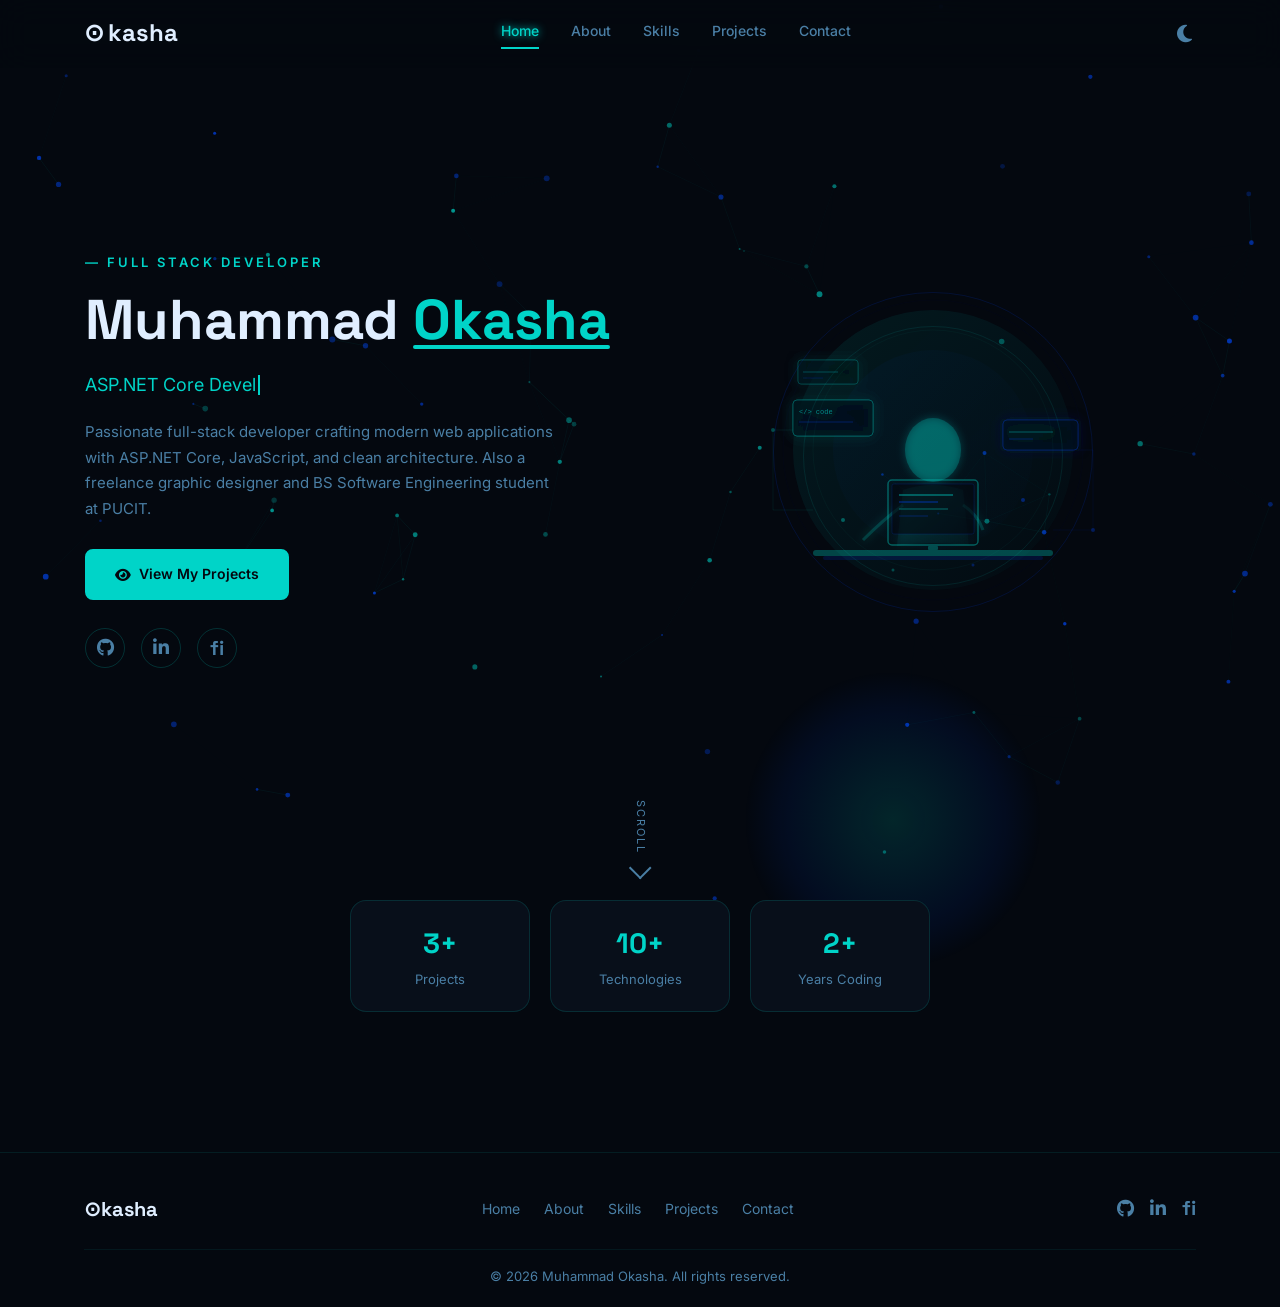
<file: index.html>
<!DOCTYPE html>
<html lang="en" data-theme="dark">
<head>
  <meta charset="UTF-8">
  <meta name="viewport" content="width=device-width, initial-scale=1.0">
  <title>Okasha - Full Stack Developer</title>
  <link rel="preconnect" href="https://fonts.googleapis.com">
  <link rel="preconnect" href="https://fonts.gstatic.com" crossorigin>
  <link href="https://fonts.googleapis.com/css2?family=Space+Grotesk:wght@700&family=Inter:wght@400;500;600&family=JetBrains+Mono&display=swap" rel="stylesheet">
  <link rel="stylesheet" href="https://cdnjs.cloudflare.com/ajax/libs/font-awesome/6.5.0/css/all.min.css">
  <link rel="stylesheet" href="css/global.css">
  <link rel="stylesheet" href="css/home.css">
</head>
<body>
  <canvas id="particles-canvas"></canvas>

  <!-- Navbar -->
  <nav class="navbar" id="navbar">
    <div class="container">
      <a href="index.html" class="logo">
        <span class="logo-circle">&#8857;</span>kasha
      </a>
      <div class="nav-links">
        <a href="index.html" class="active">Home</a>
        <a href="about.html">About</a>
        <a href="skills.html">Skills</a>
        <a href="projects.html">Projects</a>
        <a href="contact.html">Contact</a>
      </div>
      <div style="display:flex;align-items:center;gap:8px;">
        <button class="theme-toggle" id="theme-toggle" aria-label="Toggle theme">
          <i class="fas fa-moon" id="theme-icon"></i>
        </button>
        <button class="hamburger" id="hamburger" aria-label="Menu">
          <span></span>
          <span></span>
          <span></span>
        </button>
      </div>
    </div>
  </nav>

  <!-- Mobile overlay -->
  <div class="mobile-overlay" id="mobile-overlay">
    <a href="index.html" class="active">Home</a>
    <a href="about.html">About</a>
    <a href="skills.html">Skills</a>
    <a href="projects.html">Projects</a>
    <a href="contact.html">Contact</a>
  </div>

  <!-- Hero -->
  <section class="hero">
    <div class="container">
      <div class="hero-content">
        <p class="hero-eyebrow">&mdash; FULL STACK DEVELOPER</p>
        <h1>
          Muhammad <span class="name-highlight">Okasha</span>
        </h1>
        <div class="typing-wrapper">
          <span class="typing-text" id="typing-text"></span><span class="typing-cursor"></span>
        </div>
        <p class="hero-bio">
          Passionate full-stack developer crafting modern web applications with ASP.NET Core, 
          JavaScript, and clean architecture. Also a freelance graphic designer and 
          BS Software Engineering student at PUCIT.
        </p>
        <div class="hero-actions">
          <a href="projects.html" class="btn btn-primary"><i class="fas fa-eye"></i> View My Projects</a>
        </div>
        <div class="hero-social">
          <a href="https://github.com/MuhammadOkasha004" target="_blank" rel="noopener" aria-label="GitHub"><i class="fab fa-github"></i></a>
          <a href="https://www.linkedin.com/in/muhammad-okasha-0386103aa" target="_blank" rel="noopener" aria-label="LinkedIn"><i class="fab fa-linkedin-in"></i></a>
          <a href="https://www.fiverr.com/okashaprince21" target="_blank" rel="noopener" aria-label="Fiverr"><span class="fiverr-icon">fi</span></a>
        </div>
      </div>

      <!-- Right: holographic developer illustration -->
      <div class="hero-illustration">
        <div class="hologram-container">
          <div class="glow-ring"></div>
          <div class="glow-ring"></div>
          <div class="glow-ring"></div>
          <div class="dev-silhouette">
            <svg viewBox="0 0 380 420" fill="none" xmlns="http://www.w3.org/2000/svg">
              <defs>
                <linearGradient id="tealGrad" x1="0" y1="0" x2="1" y2="1">
                  <stop offset="0%" stop-color="#00D4C8" stop-opacity="0.6"/>
                  <stop offset="100%" stop-color="#00D4C8" stop-opacity="0.1"/>
                </linearGradient>
                <linearGradient id="blueGrad" x1="0" y1="0" x2="1" y2="1">
                  <stop offset="0%" stop-color="#0048FF" stop-opacity="0.4"/>
                  <stop offset="100%" stop-color="#0048FF" stop-opacity="0.05"/>
                </linearGradient>
                <filter id="glow">
                  <feGaussianBlur stdDeviation="4" result="coloredBlur"/>
                  <feMerge><feMergeNode in="coloredBlur"/><feMergeNode in="SourceGraphic"/></feMerge>
                </filter>
                <filter id="glowStrong">
                  <feGaussianBlur stdDeviation="6" result="coloredBlur"/>
                  <feMerge><feMergeNode in="coloredBlur"/><feMergeNode in="SourceGraphic"/></feMerge>
                </filter>
              </defs>

              <!-- Glow blob behind -->
              <circle cx="190" cy="200" r="140" fill="url(#tealGrad)" opacity="0.15"/>
              <circle cx="190" cy="200" r="100" fill="url(#blueGrad)" opacity="0.1"/>

              <!-- Desk surface -->
              <rect x="70" y="300" width="240" height="6" rx="3" fill="#00D4C8" opacity="0.3"/>
              <rect x="80" y="306" width="220" height="4" rx="2" fill="#0048FF" opacity="0.15"/>

              <!-- Person silhouette -->
              <g filter="url(#glow)">
                <!-- Head -->
                <ellipse cx="190" cy="200" rx="28" ry="32" fill="#00D4C8" opacity="0.25"/>
                <!-- Body -->
                <path d="M160 240 Q190 230 220 240 L226 296 Q190 290 154 296 Z" fill="url(#tealGrad)" opacity="0.2"/>
                <!-- Left arm to keyboard -->
                <path d="M160 255 Q140 270 120 290" stroke="#00D4C8" stroke-width="3" opacity="0.2" fill="none"/>
                <!-- Right arm -->
                <path d="M220 255 Q235 265 240 280" stroke="#00D4C8" stroke-width="3" opacity="0.2" fill="none"/>
              </g>

              <!-- Monitor frame -->
              <rect x="145" y="230" width="90" height="65" rx="4" fill="none" stroke="#00D4C8" stroke-width="1.5" opacity="0.4"/>
              <rect x="149" y="234" width="82" height="50" rx="2" fill="#04080F" opacity="0.6"/>
              <rect x="149" y="234" width="82" height="50" rx="2" fill="none" stroke="#0048FF" stroke-width="0.5" opacity="0.3"/>
              <!-- Code lines on monitor -->
              <line x1="156" y1="245" x2="210" y2="245" stroke="#00D4C8" stroke-width="1.5" opacity="0.5"/>
              <line x1="156" y1="252" x2="195" y2="252" stroke="#0048FF" stroke-width="1.5" opacity="0.4"/>
              <line x1="156" y1="259" x2="205" y2="259" stroke="#00D4C8" stroke-width="1.5" opacity="0.3"/>
              <line x1="156" y1="266" x2="185" y2="266" stroke="#0048FF" stroke-width="1.5" opacity="0.2"/>
              <rect x="185" y="296" width="10" height="4" rx="1" fill="#00D4C8" opacity="0.3"/>

              <!-- Floating code panels -->
              <g filter="url(#glowStrong)">
                <rect x="50" y="150" width="80" height="36" rx="4" fill="#080F1A" stroke="#00D4C8" stroke-width="0.5" opacity="0.7"/>
                <text x="56" y="164" font-family="monospace" font-size="7" fill="#00D4C8" opacity="0.6">&lt;/&gt; code</text>
                <line x1="56" y1="172" x2="110" y2="172" stroke="#0048FF" stroke-width="1" opacity="0.3"/>

                <rect x="260" y="170" width="75" height="30" rx="4" fill="#080F1A" stroke="#0048FF" stroke-width="0.5" opacity="0.6"/>
                <line x1="266" y1="182" x2="310" y2="182" stroke="#00D4C8" stroke-width="1" opacity="0.4"/>
                <line x1="266" y1="189" x2="290" y2="189" stroke="#0048FF" stroke-width="1" opacity="0.3"/>

                <rect x="55" y="110" width="60" height="24" rx="3" fill="#080F1A" stroke="#00D4C8" stroke-width="0.5" opacity="0.5"/>
                <line x1="60" y1="122" x2="95" y2="122" stroke="#00D4C8" stroke-width="1" opacity="0.3"/>
                <line x1="60" y1="128" x2="80" y2="128" stroke="#0048FF" stroke-width="1" opacity="0.2"/>
              </g>

              <!-- Circuit lines -->
              <path d="M50 180 L30 180 L30 260 L70 260" stroke="#00D4C8" stroke-width="0.5" opacity="0.15" fill="none"/>
              <path d="M335 200 L350 200 L350 280 L310 280" stroke="#0048FF" stroke-width="0.5" opacity="0.15" fill="none"/>
              <circle cx="30" cy="180" r="2" fill="#00D4C8" opacity="0.3"/>
              <circle cx="350" cy="280" r="2" fill="#0048FF" opacity="0.3"/>

              <!-- Pulsing rings -->
              <circle cx="190" cy="200" r="120" stroke="#00D4C8" stroke-width="0.5" opacity="0.08" fill="none"/>
              <circle cx="190" cy="200" r="150" stroke="#0048FF" stroke-width="0.5" opacity="0.05" fill="none"/>

              <!-- Data dots -->
              <circle cx="100" cy="270" r="2" fill="#00D4C8" opacity="0.4"/>
              <circle cx="280" cy="250" r="2" fill="#0048FF" opacity="0.4"/>
              <circle cx="150" cy="320" r="1.5" fill="#00D4C8" opacity="0.3"/>
              <circle cx="230" cy="315" r="1.5" fill="#0048FF" opacity="0.3"/>
            </svg>
          </div>
          <div class="glow-blob"></div>
        </div>
      </div>
    </div>

    <!-- Scroll indicator -->
    <div class="scroll-indicator">
      <span>SCROLL</span>
      <div class="scroll-arrow"></div>
    </div>
  </section>

  <!-- Floating badges -->
  <section class="floating-badges">
    <div class="container">
      <div class="badges-grid">
        <div class="badge-card reveal">
          <span class="badge-number">3+</span>
          <span class="badge-label">Projects</span>
        </div>
        <div class="badge-card reveal reveal-delay-1">
          <span class="badge-number">10+</span>
          <span class="badge-label">Technologies</span>
        </div>
        <div class="badge-card reveal reveal-delay-2">
          <span class="badge-number">2+</span>
          <span class="badge-label">Years Coding</span>
        </div>
      </div>
    </div>
  </section>

  <!-- Footer -->
  <footer class="footer">
    <div class="container">
      <div class="footer-top">
        <div class="footer-brand">&#8857;kasha</div>
        <div class="footer-links">
          <a href="index.html">Home</a>
          <a href="about.html">About</a>
          <a href="skills.html">Skills</a>
          <a href="projects.html">Projects</a>
          <a href="contact.html">Contact</a>
        </div>
        <div class="footer-social">
          <a href="https://github.com/MuhammadOkasha004" target="_blank" rel="noopener"><i class="fab fa-github"></i></a>
          <a href="https://www.linkedin.com/in/muhammad-okasha-0386103aa" target="_blank" rel="noopener"><i class="fab fa-linkedin-in"></i></a>
          <a href="https://www.fiverr.com/okashaprince21" target="_blank" rel="noopener"><span class="fiverr-icon">fi</span></a>
        </div>
      </div>
      <div class="footer-bottom">
        &copy; 2026 Muhammad Okasha. All rights reserved.
      </div>
    </div>
  </footer>

  <script src="js/global.js"></script>
  <script src="js/home.js"></script>
</body>
</html>
</file>
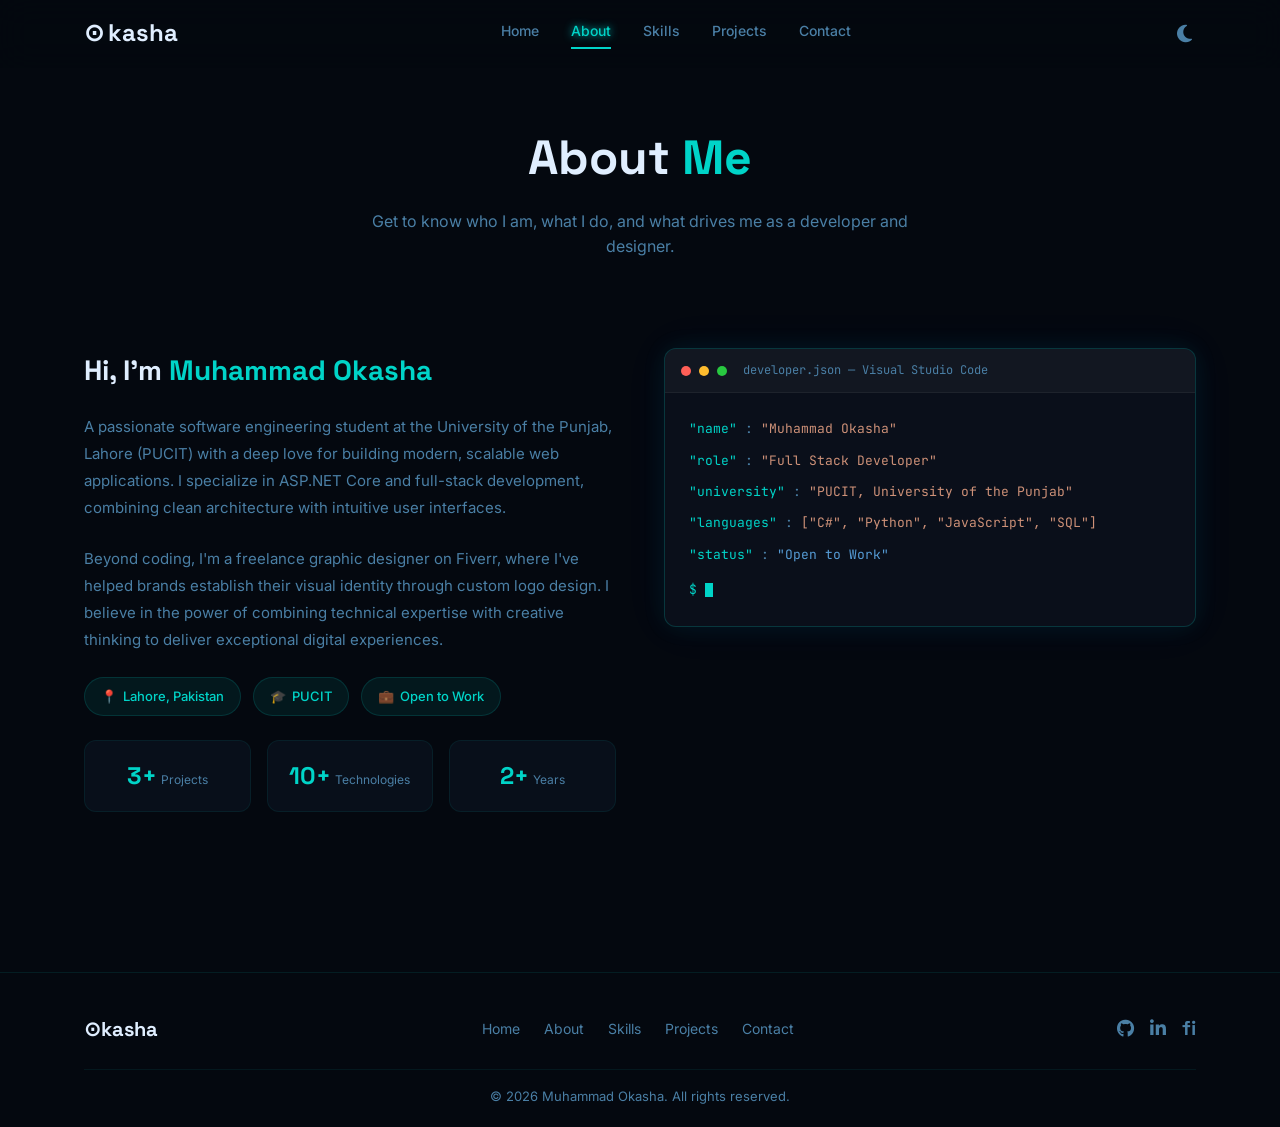
<file: about.html>
<!DOCTYPE html>
<html lang="en" data-theme="dark">
<head>
  <meta charset="UTF-8">
  <meta name="viewport" content="width=device-width, initial-scale=1.0">
  <title>About - Muhammad Okasha</title>
  <link rel="preconnect" href="https://fonts.googleapis.com">
  <link rel="preconnect" href="https://fonts.gstatic.com" crossorigin>
  <link href="https://fonts.googleapis.com/css2?family=Space+Grotesk:wght@700&family=Inter:wght@400;500;600&family=JetBrains+Mono&display=swap" rel="stylesheet">
  <link rel="stylesheet" href="https://cdnjs.cloudflare.com/ajax/libs/font-awesome/6.5.0/css/all.min.css">
  <link rel="stylesheet" href="css/global.css">
  <link rel="stylesheet" href="css/about.css">
</head>
<body>
  <!-- Navbar -->
  <nav class="navbar" id="navbar">
    <div class="container">
      <a href="index.html" class="logo">
        <span class="logo-circle">&#8857;</span>kasha
      </a>
      <div class="nav-links">
        <a href="index.html">Home</a>
        <a href="about.html" class="active">About</a>
        <a href="skills.html">Skills</a>
        <a href="projects.html">Projects</a>
        <a href="contact.html">Contact</a>
      </div>
      <div style="display:flex;align-items:center;gap:8px;">
        <button class="theme-toggle" id="theme-toggle" aria-label="Toggle theme">
          <i class="fas fa-moon" id="theme-icon"></i>
        </button>
        <button class="hamburger" id="hamburger" aria-label="Menu">
          <span></span>
          <span></span>
          <span></span>
        </button>
      </div>
    </div>
  </nav>

  <!-- Mobile overlay -->
  <div class="mobile-overlay" id="mobile-overlay">
    <a href="index.html">Home</a>
    <a href="about.html" class="active">About</a>
    <a href="skills.html">Skills</a>
    <a href="projects.html">Projects</a>
    <a href="contact.html">Contact</a>
  </div>

  <!-- Page header -->
  <section class="page-header">
    <div class="container">
      <h1 class="reveal">About <span>Me</span></h1>
      <p class="reveal reveal-delay-1">Get to know who I am, what I do, and what drives me as a developer and designer.</p>
    </div>
  </section>

  <!-- About content -->
  <section class="about-page">
    <div class="container">
      <div class="about-grid">
        <!-- Left column -->
        <div class="about-bio">
          <h2 class="reveal">Hi, I'm <span>Muhammad Okasha</span></h2>
          <p class="reveal reveal-delay-1">
            A passionate software engineering student at the University of the Punjab, Lahore (PUCIT) with a deep love for building 
            modern, scalable web applications. I specialize in ASP.NET Core and full-stack development, combining clean 
            architecture with intuitive user interfaces.
          </p>
          <p class="reveal reveal-delay-2">
            Beyond coding, I'm a freelance graphic designer on Fiverr, where I've helped brands establish their visual identity 
            through custom logo design. I believe in the power of combining technical expertise with creative thinking to deliver 
            exceptional digital experiences.
          </p>
          <div class="about-chips reveal reveal-delay-3">
            <span class="about-chip"><span>&#128205;</span> Lahore, Pakistan</span>
            <span class="about-chip"><span>&#127891;</span> PUCIT</span>
            <span class="about-chip"><span>&#128188;</span> Open to Work</span>
          </div>
          <div class="about-stats reveal reveal-delay-4">
            <div class="stat-item">
              <span class="stat-number">3+</span>
              <span class="stat-label">Projects</span>
            </div>
            <div class="stat-item">
              <span class="stat-number">10+</span>
              <span class="stat-label">Technologies</span>
            </div>
            <div class="stat-item">
              <span class="stat-number">2+</span>
              <span class="stat-label">Years</span>
            </div>
          </div>
        </div>

        <!-- Right column - Terminal -->
        <div class="about-terminal reveal reveal-delay-2">
          <div class="terminal-card">
            <div class="terminal-header">
              <span class="terminal-dot red"></span>
              <span class="terminal-dot yellow"></span>
              <span class="terminal-dot green"></span>
              <span class="terminal-title">developer.json &mdash; Visual Studio Code</span>
            </div>
            <div class="terminal-body">
              <div class="terminal-line">
                <span class="terminal-key">"name"</span>
                <span class="terminal-colon">:</span>
                <span class="terminal-value string">"Muhammad Okasha"</span>
              </div>
              <div class="terminal-line">
                <span class="terminal-key">"role"</span>
                <span class="terminal-colon">:</span>
                <span class="terminal-value string">"Full Stack Developer"</span>
              </div>
              <div class="terminal-line">
                <span class="terminal-key">"university"</span>
                <span class="terminal-colon">:</span>
                <span class="terminal-value string">"PUCIT, University of the Punjab"</span>
              </div>
              <div class="terminal-line">
                <span class="terminal-key">"languages"</span>
                <span class="terminal-colon">:</span>
                <span class="terminal-value string">["C#", "Python", "JavaScript", "SQL"]</span>
              </div>
              <div class="terminal-line">
                <span class="terminal-key">"status"</span>
                <span class="terminal-colon">:</span>
                <span class="terminal-value boolean">"Open to Work"</span>
              </div>
              <div class="terminal-cursor-line">
                <span class="terminal-prompt">$</span>
                <span class="terminal-cursor-blink"></span>
              </div>
            </div>
          </div>
        </div>
      </div>
    </div>
  </section>

  <!-- Footer -->
  <footer class="footer">
    <div class="container">
      <div class="footer-top">
        <div class="footer-brand">&#8857;kasha</div>
        <div class="footer-links">
          <a href="index.html">Home</a>
          <a href="about.html">About</a>
          <a href="skills.html">Skills</a>
          <a href="projects.html">Projects</a>
          <a href="contact.html">Contact</a>
        </div>
        <div class="footer-social">
          <a href="https://github.com/MuhammadOkasha004" target="_blank" rel="noopener"><i class="fab fa-github"></i></a>
          <a href="https://www.linkedin.com/in/muhammad-okasha-0386103aa" target="_blank" rel="noopener"><i class="fab fa-linkedin-in"></i></a>
          <a href="https://www.fiverr.com/okashaprince21" target="_blank" rel="noopener"><span class="fiverr-icon">fi</span></a>
        </div>
      </div>
      <div class="footer-bottom">
        &copy; 2026 Muhammad Okasha. All rights reserved.
      </div>
    </div>
  </footer>

  <script src="js/global.js"></script>
</body>
</html>
</file>
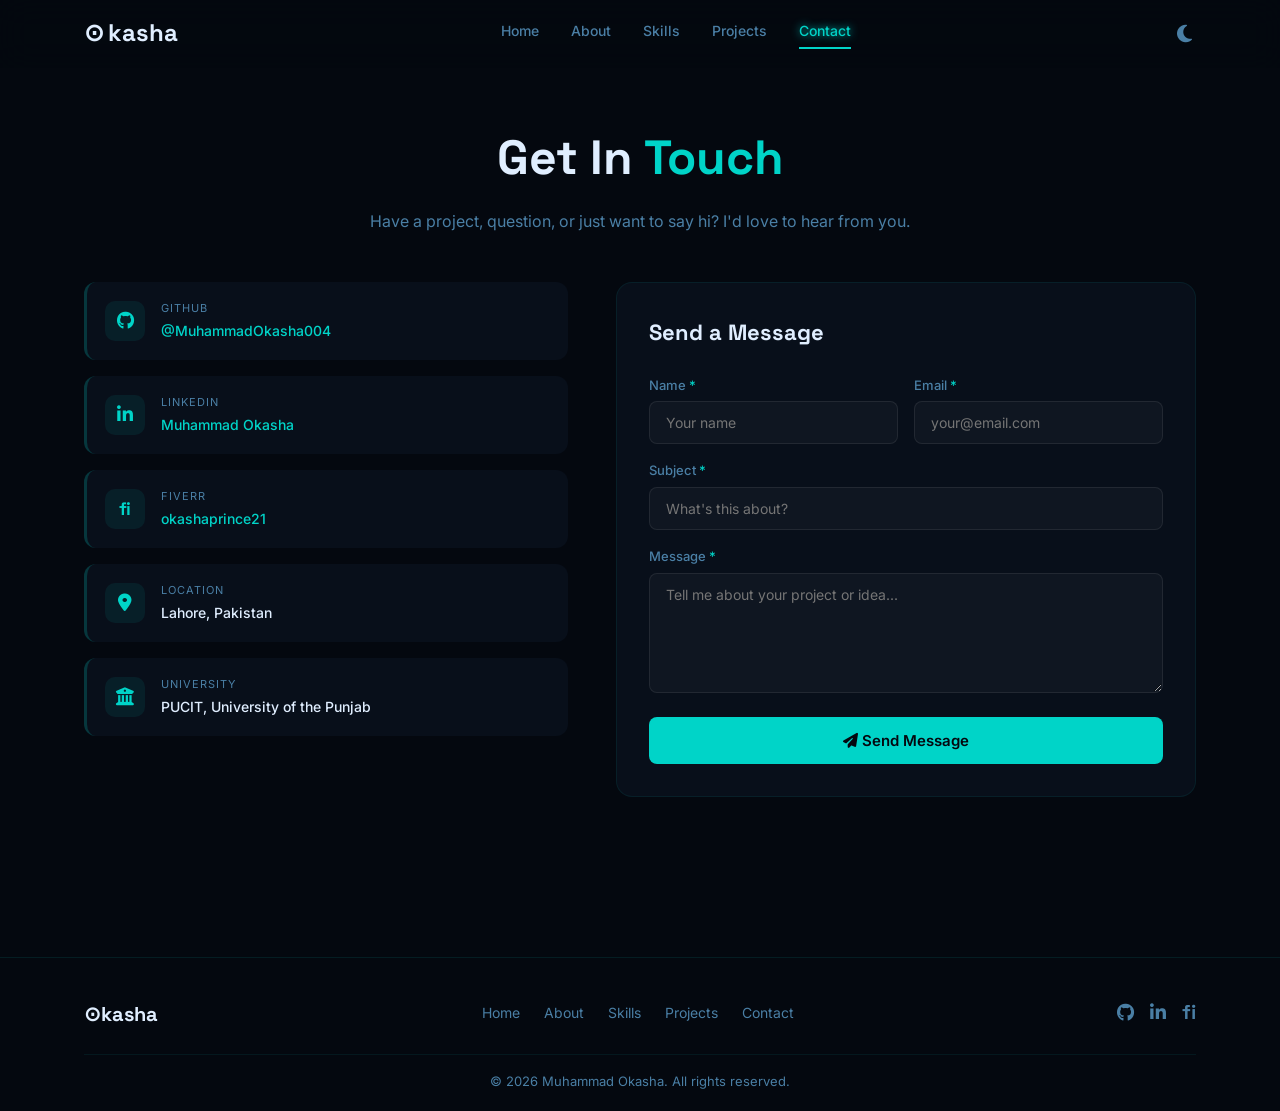
<file: contact.html>
<!DOCTYPE html>
<html lang="en" data-theme="dark">
<head>
  <meta charset="UTF-8">
  <meta name="viewport" content="width=device-width, initial-scale=1.0">
  <title>Contact - Muhammad Okasha</title>
  <link rel="preconnect" href="https://fonts.googleapis.com">
  <link rel="preconnect" href="https://fonts.gstatic.com" crossorigin>
  <link href="https://fonts.googleapis.com/css2?family=Space+Grotesk:wght@700&family=Inter:wght@400;500;600&family=JetBrains+Mono&display=swap" rel="stylesheet">
  <link rel="stylesheet" href="https://cdnjs.cloudflare.com/ajax/libs/font-awesome/6.5.0/css/all.min.css">
  <link rel="stylesheet" href="css/global.css">
  <link rel="stylesheet" href="css/contact.css">
</head>
<body>
  <!-- Navbar -->
  <nav class="navbar" id="navbar">
    <div class="container">
      <a href="index.html" class="logo">
        <span class="logo-circle">&#8857;</span>kasha
      </a>
      <div class="nav-links">
        <a href="index.html">Home</a>
        <a href="about.html">About</a>
        <a href="skills.html">Skills</a>
        <a href="projects.html">Projects</a>
        <a href="contact.html" class="active">Contact</a>
      </div>
      <div style="display:flex;align-items:center;gap:8px;">
        <button class="theme-toggle" id="theme-toggle" aria-label="Toggle theme">
          <i class="fas fa-moon" id="theme-icon"></i>
        </button>
        <button class="hamburger" id="hamburger" aria-label="Menu">
          <span></span>
          <span></span>
          <span></span>
        </button>
      </div>
    </div>
  </nav>

  <!-- Mobile overlay -->
  <div class="mobile-overlay" id="mobile-overlay">
    <a href="index.html">Home</a>
    <a href="about.html">About</a>
    <a href="skills.html">Skills</a>
    <a href="projects.html">Projects</a>
    <a href="contact.html" class="active">Contact</a>
  </div>

  <!-- Page header -->
  <section class="page-header">
    <div class="container">
      <h1 class="reveal">Get In <span>Touch</span></h1>
      <p class="reveal reveal-delay-1">Have a project, question, or just want to say hi? I'd love to hear from you.</p>
    </div>
  </section>

  <!-- Contact content -->
  <section class="contact-page">
    <div class="container">
      <div class="contact-grid">
        <!-- Left: info cards -->
        <div class="contact-info">
          <div class="contact-info-card reveal">
            <div class="info-icon"><i class="fab fa-github"></i></div>
            <div class="info-content">
              <div class="info-label">GitHub</div>
              <div class="info-value"><a href="https://github.com/MuhammadOkasha004" target="_blank" rel="noopener">@MuhammadOkasha004</a></div>
            </div>
          </div>
          <div class="contact-info-card reveal reveal-delay-1">
            <div class="info-icon"><i class="fab fa-linkedin-in"></i></div>
            <div class="info-content">
              <div class="info-label">LinkedIn</div>
              <div class="info-value"><a href="https://www.linkedin.com/in/muhammad-okasha-0386103aa" target="_blank" rel="noopener">Muhammad Okasha</a></div>
            </div>
          </div>
          <div class="contact-info-card reveal reveal-delay-2">
            <div class="info-icon"><span class="fiverr-icon">fi</span></div>
            <div class="info-content">
              <div class="info-label">Fiverr</div>
              <div class="info-value"><a href="https://www.fiverr.com/okashaprince21" target="_blank" rel="noopener">okashaprince21</a></div>
            </div>
          </div>
          <div class="contact-info-card reveal reveal-delay-3">
            <div class="info-icon"><i class="fas fa-map-marker-alt"></i></div>
            <div class="info-content">
              <div class="info-label">Location</div>
              <div class="info-value">Lahore, Pakistan</div>
            </div>
          </div>
          <div class="contact-info-card reveal reveal-delay-4">
            <div class="info-icon"><i class="fas fa-university"></i></div>
            <div class="info-content">
              <div class="info-label">University</div>
              <div class="info-value">PUCIT, University of the Punjab</div>
            </div>
          </div>
        </div>

        <!-- Right: contact form -->
        <div class="contact-form-card reveal reveal-delay-1">
          <h3>Send a Message</h3>
          <form id="contact-form" action="https://formspree.io/f/xvznryzp" method="POST" novalidate>
            <div class="form-row">
              <div class="form-group">
                <label for="name">Name <span style="color:var(--accent)">*</span></label>
                <input type="text" id="name" name="name" required placeholder="Your name">
                <span class="error-msg">Please enter your name</span>
              </div>
              <div class="form-group">
                <label for="email">Email <span style="color:var(--accent)">*</span></label>
                <input type="email" id="email" name="email" required placeholder="your@email.com">
                <span class="error-msg">Please enter a valid email</span>
              </div>
            </div>
            <div class="form-group">
              <label for="subject">Subject <span style="color:var(--accent)">*</span></label>
              <input type="text" id="subject" name="subject" required placeholder="What's this about?">
              <span class="error-msg">Please enter a subject</span>
            </div>
            <div class="form-group">
              <label for="message">Message <span style="color:var(--accent)">*</span></label>
              <textarea id="message" name="message" required placeholder="Tell me about your project or idea..."></textarea>
              <span class="error-msg">Please write a message</span>
            </div>
            <button type="submit" class="form-submit"><i class="fas fa-paper-plane"></i> Send Message</button>
          </form>

          <div class="form-success" id="form-success">
            <div class="success-icon">&#10003;</div>
            <h3>Message Sent!</h3>
            <p>Thank you for reaching out. I'll get back to you as soon as possible.</p>
            <button class="btn-reset" id="form-reset">Send Another Message</button>
          </div>
        </div>
      </div>
    </div>
  </section>

  <!-- Footer -->
  <footer class="footer">
    <div class="container">
      <div class="footer-top">
        <div class="footer-brand">&#8857;kasha</div>
        <div class="footer-links">
          <a href="index.html">Home</a>
          <a href="about.html">About</a>
          <a href="skills.html">Skills</a>
          <a href="projects.html">Projects</a>
          <a href="contact.html">Contact</a>
        </div>
        <div class="footer-social">
          <a href="https://github.com/MuhammadOkasha004" target="_blank" rel="noopener"><i class="fab fa-github"></i></a>
          <a href="https://www.linkedin.com/in/muhammad-okasha-0386103aa" target="_blank" rel="noopener"><i class="fab fa-linkedin-in"></i></a>
          <a href="https://www.fiverr.com/okashaprince21" target="_blank" rel="noopener"><span class="fiverr-icon">fi</span></a>
        </div>
      </div>
      <div class="footer-bottom">
        &copy; 2026 Muhammad Okasha. All rights reserved.
      </div>
    </div>
  </footer>

  <script src="js/global.js"></script>
  <script src="js/contact.js"></script>
</body>
</html>
</file>
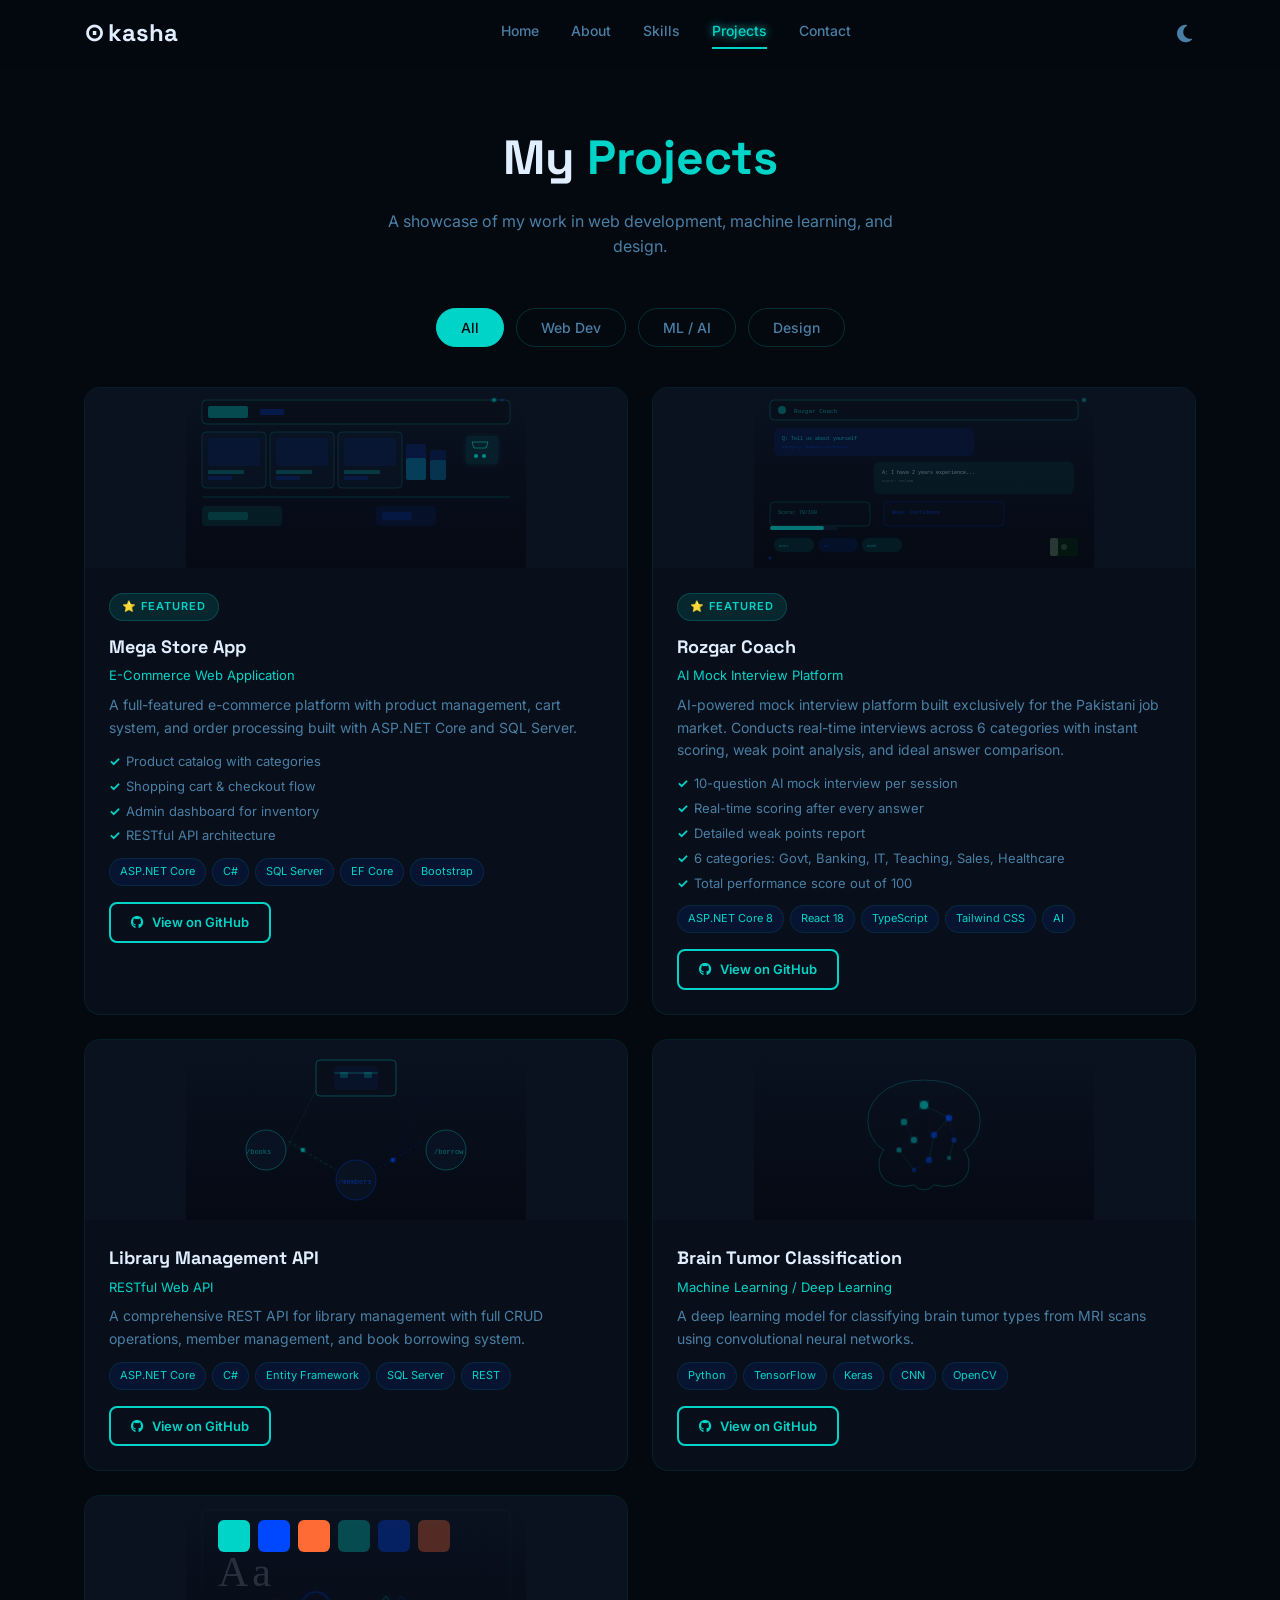
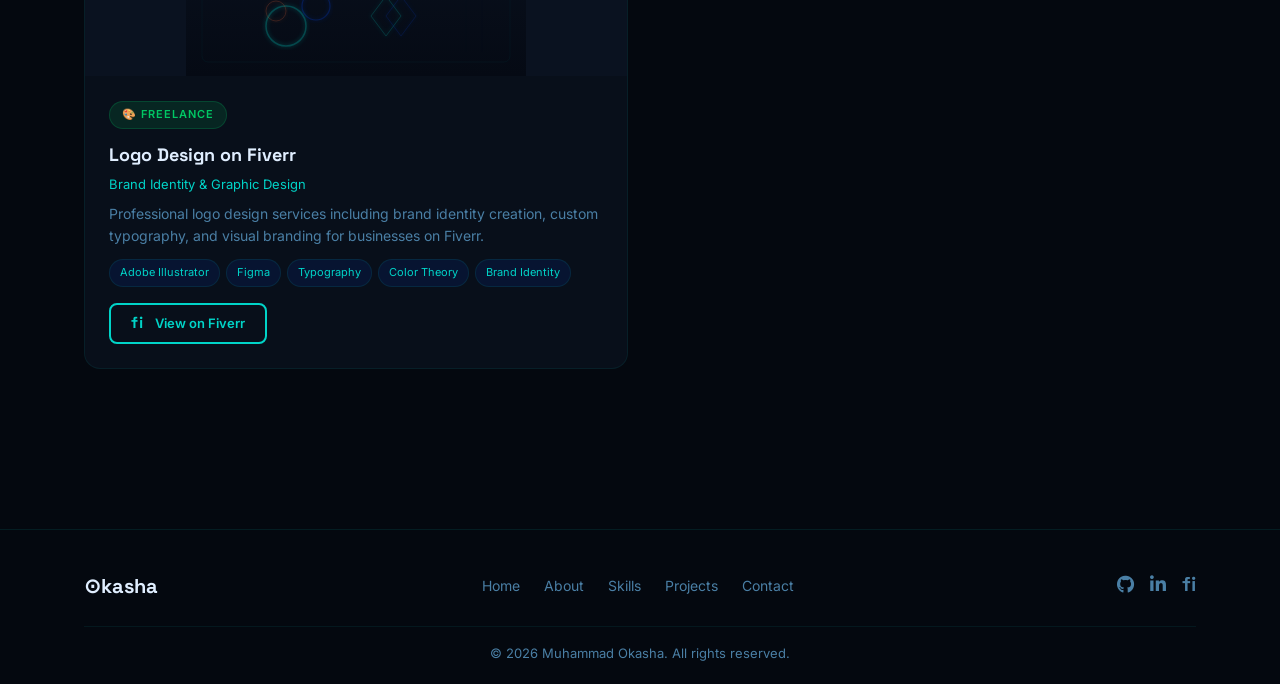
<file: projects.html>
<!DOCTYPE html>
<html lang="en" data-theme="dark">
<head>
  <meta charset="UTF-8">
  <meta name="viewport" content="width=device-width, initial-scale=1.0">
  <title>Projects - Muhammad Okasha</title>
  <link rel="preconnect" href="https://fonts.googleapis.com">
  <link rel="preconnect" href="https://fonts.gstatic.com" crossorigin>
  <link href="https://fonts.googleapis.com/css2?family=Space+Grotesk:wght@700&family=Inter:wght@400;500;600&family=JetBrains+Mono&display=swap" rel="stylesheet">
  <link rel="stylesheet" href="https://cdnjs.cloudflare.com/ajax/libs/font-awesome/6.5.0/css/all.min.css">
  <link rel="stylesheet" href="css/global.css">
  <link rel="stylesheet" href="css/projects.css">
</head>
<body>
  <!-- Navbar -->
  <nav class="navbar" id="navbar">
    <div class="container">
      <a href="index.html" class="logo">
        <span class="logo-circle">&#8857;</span>kasha
      </a>
      <div class="nav-links">
        <a href="index.html">Home</a>
        <a href="about.html">About</a>
        <a href="skills.html">Skills</a>
        <a href="projects.html" class="active">Projects</a>
        <a href="contact.html">Contact</a>
      </div>
      <div style="display:flex;align-items:center;gap:8px;">
        <button class="theme-toggle" id="theme-toggle" aria-label="Toggle theme">
          <i class="fas fa-moon" id="theme-icon"></i>
        </button>
        <button class="hamburger" id="hamburger" aria-label="Menu">
          <span></span>
          <span></span>
          <span></span>
        </button>
      </div>
    </div>
  </nav>

  <!-- Mobile overlay -->
  <div class="mobile-overlay" id="mobile-overlay">
    <a href="index.html">Home</a>
    <a href="about.html">About</a>
    <a href="skills.html">Skills</a>
    <a href="projects.html" class="active">Projects</a>
    <a href="contact.html">Contact</a>
  </div>

  <!-- Page header -->
  <section class="page-header">
    <div class="container">
      <h1 class="reveal">My <span>Projects</span></h1>
      <p class="reveal reveal-delay-1">A showcase of my work in web development, machine learning, and design.</p>
    </div>
  </section>

  <!-- Projects -->
  <section class="projects-page">
    <div class="container">
      <div class="filter-tabs reveal">
        <button class="filter-tab active" data-filter="all">All</button>
        <button class="filter-tab" data-filter="web">Web Dev</button>
        <button class="filter-tab" data-filter="ml">ML / AI</button>
        <button class="filter-tab" data-filter="design">Design</button>
      </div>

      <div class="projects-grid">
        <!-- Card 1 - Mega Store -->
        <div class="project-card reveal" data-category="web">
          <div class="project-card-visual">
            <svg viewBox="0 0 340 180" fill="none" xmlns="http://www.w3.org/2000/svg">
              <defs>
                <linearGradient id="msBg" x1="0" y1="0" x2="0" y2="1"><stop offset="0%" stop-color="#0A1220"/><stop offset="100%" stop-color="#050A14"/></linearGradient>
                <filter id="msGlow"><feGaussianBlur stdDeviation="3"/><feMerge><feMergeNode/><feMergeNode in="SourceGraphic"/></feMerge></filter>
              </defs>
              <rect width="340" height="180" fill="url(#msBg)"/>
              <!-- Dashboard header -->
              <rect x="16" y="12" width="308" height="24" rx="4" fill="#080F1A" stroke="#00D4C8" stroke-width="0.3" opacity="0.6"/>
              <rect x="22" y="18" width="40" height="12" rx="2" fill="#00D4C8" opacity="0.3"/>
              <rect x="74" y="21" width="24" height="6" rx="1" fill="#0048FF" opacity="0.2"/>
              <!-- Product grid -->
              <rect x="16" y="44" width="64" height="56" rx="4" fill="#0A1628" stroke="#00D4C8" stroke-width="0.3" opacity="0.5"/>
              <rect x="22" y="50" width="52" height="28" rx="2" fill="#0048FF" opacity="0.08"/>
              <rect x="22" y="82" width="36" height="4" rx="1" fill="#00D4C8" opacity="0.2"/>
              <rect x="22" y="88" width="24" height="4" rx="1" fill="#0048FF" opacity="0.15"/>
              <rect x="84" y="44" width="64" height="56" rx="4" fill="#0A1628" stroke="#00D4C8" stroke-width="0.3" opacity="0.5"/>
              <rect x="90" y="50" width="52" height="28" rx="2" fill="#0048FF" opacity="0.08"/>
              <rect x="90" y="82" width="36" height="4" rx="1" fill="#00D4C8" opacity="0.2"/>
              <rect x="90" y="88" width="24" height="4" rx="1" fill="#0048FF" opacity="0.15"/>
              <rect x="152" y="44" width="64" height="56" rx="4" fill="#0A1628" stroke="#00D4C8" stroke-width="0.3" opacity="0.5"/>
              <rect x="158" y="50" width="52" height="28" rx="2" fill="#0048FF" opacity="0.08"/>
              <rect x="158" y="82" width="36" height="4" rx="1" fill="#00D4C8" opacity="0.2"/>
              <rect x="158" y="88" width="24" height="4" rx="1" fill="#0048FF" opacity="0.15"/>
              <!-- Cart icon -->
              <rect x="280" y="48" width="32" height="28" rx="4" fill="#00D4C8" opacity="0.08" stroke="#00D4C8" stroke-width="0.5" filter="url(#msGlow)"/>
              <path d="M286 54 L288 60 L300 60 L302 54 Z" stroke="#00D4C8" stroke-width="0.8" opacity="0.5" fill="none"/>
              <circle cx="290" cy="68" r="2" fill="#00D4C8" opacity="0.6"/>
              <circle cx="298" cy="68" r="2" fill="#00D4C8" opacity="0.6"/>
              <!-- Bar chart -->
              <rect x="220" y="56" width="20" height="36" rx="2" fill="#0048FF" opacity="0.15"/>
              <rect x="220" y="70" width="20" height="22" rx="2" fill="#00D4C8" opacity="0.2"/>
              <rect x="244" y="62" width="16" height="30" rx="2" fill="#0048FF" opacity="0.12"/>
              <rect x="244" y="72" width="16" height="20" rx="2" fill="#00D4C8" opacity="0.15"/>
              <!-- Bottom bar -->
              <rect x="16" y="108" width="308" height="2" rx="1" fill="#00D4C8" opacity="0.08"/>
              <rect x="16" y="118" width="80" height="20" rx="4" fill="#00D4C8" opacity="0.08"/>
              <rect x="22" y="124" width="40" height="8" rx="2" fill="#00D4C8" opacity="0.15"/>
              <rect x="190" y="118" width="60" height="20" rx="4" fill="#0048FF" opacity="0.08"/>
              <rect x="196" y="124" width="30" height="8" rx="2" fill="#0048FF" opacity="0.12"/>
              <!-- Glow dots -->
              <circle cx="308" cy="12" r="2" fill="#00D4C8" opacity="0.4" filter="url(#msGlow)"/>
              <circle cx="316" cy="12" r="1.5" fill="#0048FF" opacity="0.3"/>
            </svg>
          </div>
          <div class="project-card-body">
            <span class="project-card-badge featured">&#11088; FEATURED</span>
            <h3>Mega Store App</h3>
            <p class="project-subtitle">E-Commerce Web Application</p>
            <p class="project-desc">A full-featured e-commerce platform with product management, cart system, and order processing built with ASP.NET Core and SQL Server.</p>
            <ul class="project-features">
              <li>Product catalog with categories</li>
              <li>Shopping cart &amp; checkout flow</li>
              <li>Admin dashboard for inventory</li>
              <li>RESTful API architecture</li>
            </ul>
            <div class="project-tech-chips">
              <span class="project-tech-chip">ASP.NET Core</span>
              <span class="project-tech-chip">C#</span>
              <span class="project-tech-chip">SQL Server</span>
              <span class="project-tech-chip">EF Core</span>
              <span class="project-tech-chip">Bootstrap</span>
            </div>
            <a href="https://github.com/MuhammadOkasha004/WEB-Project-MegaStore" target="_blank" rel="noopener" class="btn btn-outline"><i class="fab fa-github"></i> View on GitHub</a>
          </div>
        </div>

        <!-- Card 2 - Rozgar Coach -->
        <div class="project-card reveal reveal-delay-1" data-category="web">
          <div class="project-card-visual">
            <svg viewBox="0 0 340 180" fill="none" xmlns="http://www.w3.org/2000/svg">
              <defs>
                <linearGradient id="rcBg" x1="0" y1="0" x2="0" y2="1"><stop offset="0%" stop-color="#0A1220"/><stop offset="100%" stop-color="#050A14"/></linearGradient>
                <filter id="rcGlow"><feGaussianBlur stdDeviation="3"/><feMerge><feMergeNode/><feMergeNode in="SourceGraphic"/></feMerge></filter>
              </defs>
              <rect width="340" height="180" fill="url(#rcBg)"/>
              <!-- Chat/AI interface header -->
              <rect x="16" y="12" width="308" height="20" rx="4" fill="#080F1A" stroke="#00D4C8" stroke-width="0.3" opacity="0.6"/>
              <circle cx="28" cy="22" r="4" fill="#00D4C8" opacity="0.3"/>
              <text x="40" y="25" font-family="monospace" font-size="6" fill="#00D4C8" opacity="0.4">Rozgar Coach</text>
              <!-- Question bubble -->
              <rect x="20" y="40" width="200" height="28" rx="6" fill="#0048FF" opacity="0.08" stroke="#0048FF" stroke-width="0.3"/>
              <text x="28" y="52" font-family="monospace" font-size="5" fill="#00D4C8" opacity="0.5">Q: Tell us about yourself</text>
              <text x="28" y="60" font-family="monospace" font-size="4" fill="#0048FF" opacity="0.3">Category: Banking Interview</text>
              <!-- Answer bubble -->
              <rect x="120" y="74" width="200" height="32" rx="6" fill="#00D4C8" opacity="0.06" stroke="#00D4C8" stroke-width="0.3"/>
              <text x="128" y="86" font-family="monospace" font-size="5" fill="#E0EEFF" opacity="0.4">A: I have 2 years experience...</text>
              <text x="128" y="94" font-family="monospace" font-size="4" fill="#E0EEFF" opacity="0.2">Score: 78/100</text>
              <!-- Score card -->
              <rect x="16" y="114" width="100" height="24" rx="4" fill="#080F1A" stroke="#00D4C8" stroke-width="0.3" opacity="0.5"/>
              <text x="24" y="126" font-family="monospace" font-size="5" fill="#00D4C8" opacity="0.4">Score: 78/100</text>
              <rect x="16" y="138" width="68" height="4" rx="2" fill="#0A1628"/>
              <rect x="16" y="138" width="54" height="4" rx="2" fill="#00D4C8" opacity="0.5"/>
              <!-- Weak points -->
              <rect x="130" y="114" width="120" height="24" rx="4" fill="#080F1A" stroke="#0048FF" stroke-width="0.3" opacity="0.5"/>
              <text x="138" y="126" font-family="monospace" font-size="5" fill="#0048FF" opacity="0.4">Weak: Confidence</text>
              <!-- Category pills -->
              <rect x="20" y="150" width="40" height="14" rx="7" fill="#00D4C8" opacity="0.08" stroke="#00D4C8" stroke-width="0.3"/>
              <text x="25" y="159" font-family="monospace" font-size="4" fill="#00D4C8" opacity="0.4">Govt</text>
              <rect x="64" y="150" width="40" height="14" rx="7" fill="#0048FF" opacity="0.08" stroke="#0048FF" stroke-width="0.3"/>
              <text x="70" y="159" font-family="monospace" font-size="4" fill="#0048FF" opacity="0.4">IT</text>
              <rect x="108" y="150" width="40" height="14" rx="7" fill="#00D4C8" opacity="0.08" stroke="#00D4C8" stroke-width="0.3"/>
              <text x="113" y="159" font-family="monospace" font-size="4" fill="#00D4C8" opacity="0.4">Bank</text>
              <!-- Pakistani flag hint -->
              <rect x="296" y="150" width="28" height="18" rx="2" fill="#004800" opacity="0.2"/>
              <rect x="296" y="150" width="8" height="18" rx="2" fill="#FFFFFF" opacity="0.15"/>
              <circle cx="310" cy="159" r="3" fill="#FFFFFF" opacity="0.1"/>
              <!-- Glow dots -->
              <circle cx="330" cy="12" r="2" fill="#00D4C8" opacity="0.3" filter="url(#rcGlow)"/>
              <circle cx="16" cy="170" r="1.5" fill="#0048FF" opacity="0.3"/>
            </svg>
          </div>
          <div class="project-card-body">
            <span class="project-card-badge featured">&#11088; FEATURED</span>
            <h3>Rozgar Coach</h3>
            <p class="project-subtitle">AI Mock Interview Platform</p>
            <p class="project-desc">AI-powered mock interview platform built exclusively for the Pakistani job market. Conducts real-time interviews across 6 categories with instant scoring, weak point analysis, and ideal answer comparison.</p>
            <ul class="project-features">
              <li>10-question AI mock interview per session</li>
              <li>Real-time scoring after every answer</li>
              <li>Detailed weak points report</li>
              <li>6 categories: Govt, Banking, IT, Teaching, Sales, Healthcare</li>
              <li>Total performance score out of 100</li>
            </ul>
            <div class="project-tech-chips">
              <span class="project-tech-chip">ASP.NET Core 8</span>
              <span class="project-tech-chip">React 18</span>
              <span class="project-tech-chip">TypeScript</span>
              <span class="project-tech-chip">Tailwind CSS</span>
              <span class="project-tech-chip">AI</span>
            </div>
            <a href="https://github.com/MuhammadOkasha004/Rozgar-Coach" target="_blank" rel="noopener" class="btn btn-outline"><i class="fab fa-github"></i> View on GitHub</a>
          </div>
        </div>

        <!-- Card 3 - Library API -->
        <div class="project-card reveal reveal-delay-2" data-category="web">
          <div class="project-card-visual">
            <svg viewBox="0 0 340 180" fill="none" xmlns="http://www.w3.org/2000/svg">
              <defs>
                <linearGradient id="laBg" x1="0" y1="0" x2="0" y2="1"><stop offset="0%" stop-color="#0A1220"/><stop offset="100%" stop-color="#050A14"/></linearGradient>
                <filter id="laGlow"><feGaussianBlur stdDeviation="2"/><feMerge><feMergeNode/><feMergeNode in="SourceGraphic"/></feMerge></filter>
              </defs>
              <rect width="340" height="180" fill="url(#laBg)"/>
              <!-- Server icon -->
              <rect x="130" y="20" width="80" height="36" rx="4" fill="#080F1A" stroke="#00D4C8" stroke-width="0.5" opacity="0.6"/>
              <rect x="148" y="26" width="44" height="24" rx="2" fill="#0048FF" opacity="0.06"/>
              <rect x="148" y="32" width="44" height="2" fill="#00D4C8" opacity="0.15"/>
              <vector>
                <rect x="148" y="36" width="44" height="2" fill="#0048FF" opacity="0.1"/>
              </vector>
              <rect x="154" y="32" width="8" height="6" rx="1" fill="#00D4C8" opacity="0.2"/>
              <rect x="178" y="32" width="8" height="6" rx="1" fill="#00D4C8" opacity="0.2"/>
              <!-- API nodes -->
              <circle cx="80" cy="110" r="20" fill="#0A1628" stroke="#00D4C8" stroke-width="0.5" opacity="0.6"/>
              <text x="60" y="114" font-family="monospace" font-size="7" fill="#00D4C8" opacity="0.5">/books</text>
              <circle cx="170" cy="140" r="20" fill="#0A1628" stroke="#0048FF" stroke-width="0.5" opacity="0.6"/>
              <text x="152" y="144" font-family="monospace" font-size="7" fill="#0048FF" opacity="0.5">/members</text>
              <circle cx="260" cy="110" r="20" fill="#0A1628" stroke="#00D4C8" stroke-width="0.5" opacity="0.6"/>
              <text x="248" y="114" font-family="monospace" font-size="7" fill="#00D4C8" opacity="0.5">/borrow</text>
              <!-- Connecting lines -->
              <path d="M100 100 L150 130" stroke="#00D4C8" stroke-width="0.5" opacity="0.3" stroke-dasharray="3 3" filter="url(#laGlow)">
                <animate attributeName="stroke-dashoffset" from="0" to="100" dur="3s" repeatCount="indefinite"/>
              </path>
              <path d="M190 130 L240 100" stroke="#0048FF" stroke-width="0.5" opacity="0.3" stroke-dasharray="3 3" filter="url(#laGlow)">
                <animate attributeName="stroke-dashoffset" from="0" to="100" dur="3s" repeatCount="indefinite"/>
              </path>
              <path d="M100 110 L130 50" stroke="#00D4C8" stroke-width="0.3" opacity="0.2" fill="none"/>
              <path d="M210 110 L240 50" stroke="#0048FF" stroke-width="0.3" opacity="0.2" fill="none"/>
              <!-- Data flow dots -->
              <circle r="2" fill="#00D4C8" opacity="0.6" filter="url(#laGlow)">
                <animateMotion dur="4s" repeatCount="indefinite" path="M100 100 L150 130"/>
              </circle>
              <circle r="2" fill="#0048FF" opacity="0.6" filter="url(#laGlow)">
                <animateMotion dur="4s" repeatCount="indefinite" path="M190 130 L240 100"/>
              </circle>
            </svg>
          </div>
          <div class="project-card-body">
            <h3>Library Management API</h3>
            <p class="project-subtitle">RESTful Web API</p>
            <p class="project-desc">A comprehensive REST API for library management with full CRUD operations, member management, and book borrowing system.</p>
            <div class="project-tech-chips">
              <span class="project-tech-chip">ASP.NET Core</span>
              <span class="project-tech-chip">C#</span>
              <span class="project-tech-chip">Entity Framework</span>
              <span class="project-tech-chip">SQL Server</span>
              <span class="project-tech-chip">REST</span>
            </div>
            <a href="https://github.com/MuhammadOkasha004/Library-Management-System-using-RestFull-Web-API" target="_blank" rel="noopener" class="btn btn-outline"><i class="fab fa-github"></i> View on GitHub</a>
          </div>
        </div>

        <!-- Card 4 - Brain Tumor -->
        <div class="project-card reveal reveal-delay-3" data-category="ml">
          <div class="project-card-visual">
            <svg viewBox="0 0 340 180" fill="none" xmlns="http://www.w3.org/2000/svg">
              <defs>
                <linearGradient id="btBg" x1="0" y1="0" x2="0" y2="1"><stop offset="0%" stop-color="#0A1220"/><stop offset="100%" stop-color="#050A14"/></linearGradient>
                <filter id="btGlow"><feGaussianBlur stdDeviation="3"/><feMerge><feMergeNode/><feMergeNode in="SourceGraphic"/></feMerge></filter>
              </defs>
              <rect width="340" height="180" fill="url(#btBg)"/>
              <!-- Brain outline -->
              <path d="M170 40 Q200 40 215 55 Q230 70 225 90 Q220 105 210 110 Q215 115 215 125 Q215 140 200 145 Q190 148 180 145 Q175 150 170 150 Q165 150 160 145 Q150 148 140 145 Q125 140 125 125 Q125 115 130 110 Q120 105 115 90 Q110 70 125 55 Q140 40 170 40Z" fill="none" stroke="#00D4C8" stroke-width="0.8" opacity="0.25"/>
              <!-- Neural network nodes -->
              <circle cx="170" cy="65" r="4" fill="#00D4C8" opacity="0.5" filter="url(#btGlow)"/>
              <circle cx="195" cy="78" r="3" fill="#0048FF" opacity="0.5" filter="url(#btGlow)"/>
              <circle cx="150" cy="82" r="3" fill="#00D4C8" opacity="0.4" filter="url(#btGlow)"/>
              <circle cx="180" cy="95" r="3" fill="#0048FF" opacity="0.4" filter="url(#btGlow)"/>
              <circle cx="160" cy="100" r="3" fill="#00D4C8" opacity="0.4" filter="url(#btGlow)"/>
              <circle cx="200" cy="100" r="2.5" fill="#0048FF" opacity="0.35" filter="url(#btGlow)"/>
              <circle cx="145" cy="110" r="2.5" fill="#00D4C8" opacity="0.35" filter="url(#btGlow)"/>
              <circle cx="175" cy="120" r="3" fill="#0048FF" opacity="0.35" filter="url(#btGlow)"/>
              <circle cx="195" cy="118" r="2" fill="#00D4C8" opacity="0.3" filter="url(#btGlow)"/>
              <circle cx="160" cy="130" r="2" fill="#0048FF" opacity="0.3" filter="url(#btGlow)"/>
              <!-- Neural connections -->
              <line x1="170" y1="65" x2="195" y2="78" stroke="#00D4C8" stroke-width="0.5" opacity="0.2"/>
              <line x1="170" y1="65" x2="150" y2="82" stroke="#0048FF" stroke-width="0.5" opacity="0.2"/>
              <line x1="195" y1="78" x2="180" y2="95" stroke="#00D4C8" stroke-width="0.5" opacity="0.2"/>
              <line x1="150" y1="82" x2="160" y2="100" stroke="#0048FF" stroke-width="0.5" opacity="0.2"/>
              <line x1="195" y1="78" x2="200" y2="100" stroke="#0048FF" stroke-width="0.5" opacity="0.2"/>
              <line x1="180" y1="95" x2="175" y2="120" stroke="#00D4C8" stroke-width="0.5" opacity="0.2"/>
              <line x1="160" y1="100" x2="145" y2="110" stroke="#0048FF" stroke-width="0.5" opacity="0.2"/>
              <line x1="200" y1="100" x2="195" y2="118" stroke="#00D4C8" stroke-width="0.5" opacity="0.2"/>
              <line x1="145" y1="110" x2="160" y2="130" stroke="#00D4C8" stroke-width="0.5" opacity="0.2"/>
              <line x1="175" y1="120" x2="160" y2="130" stroke="#0048FF" stroke-width="0.5" opacity="0.2"/>
              <!-- Pulsing glow -->
              <circle cx="170" cy="95" r="40" fill="none" stroke="#00D4C8" stroke-width="0.3" opacity="0.08">
                <animate attributeName="r" from="35" to="45" dur="2s" repeatCount="indefinite"/>
                <animate attributeName="opacity" from="0.08" to="0.02" dur="2s" repeatCount="indefinite"/>
              </circle>
              <!-- MRI overlay lines -->
              <line x1="115" y1="85" x2="225" y2="85" stroke="#00D4C8" stroke-width="0.2" opacity="0.08"/>
              <line x1="115" y1="105" x2="225" y2="105" stroke="#0048FF" stroke-width="0.2" opacity="0.08"/>
              <line x1="170" y1="40" x2="170" y2="150" stroke="#00D4C8" stroke-width="0.2" opacity="0.06"/>
            </svg>
          </div>
          <div class="project-card-body">
            <h3>Brain Tumor Classification</h3>
            <p class="project-subtitle">Machine Learning / Deep Learning</p>
            <p class="project-desc">A deep learning model for classifying brain tumor types from MRI scans using convolutional neural networks.</p>
            <div class="project-tech-chips">
              <span class="project-tech-chip">Python</span>
              <span class="project-tech-chip">TensorFlow</span>
              <span class="project-tech-chip">Keras</span>
              <span class="project-tech-chip">CNN</span>
              <span class="project-tech-chip">OpenCV</span>
            </div>
            <a href="https://github.com/MuhammadOkasha004/Brain-Tumor-Classification" target="_blank" rel="noopener" class="btn btn-outline"><i class="fab fa-github"></i> View on GitHub</a>
          </div>
        </div>

        <!-- Card 5 - Logo Design -->
        <div class="project-card reveal reveal-delay-4" data-category="design">
          <div class="project-card-visual">
            <svg viewBox="0 0 340 180" fill="none" xmlns="http://www.w3.org/2000/svg">
              <defs>
                <linearGradient id="ldBg" x1="0" y1="0" x2="0" y2="1"><stop offset="0%" stop-color="#0A1220"/><stop offset="100%" stop-color="#050A14"/></linearGradient>
                <filter id="ldGlow"><feGaussianBlur stdDeviation="2"/><feMerge><feMergeNode/><feMergeNode in="SourceGraphic"/></feMerge></filter>
              </defs>
              <rect width="340" height="180" fill="url(#ldBg)"/>
              <!-- Artboard frame -->
              <rect x="16" y="14" width="308" height="152" rx="6" fill="none" stroke="#00D4C8" stroke-width="0.3" opacity="0.15"/>
              <!-- Color palette swatches -->
              <rect x="32" y="24" width="32" height="32" rx="6" fill="#00D4C8"/>
              <rect x="72" y="24" width="32" height="32" rx="6" fill="#0048FF"/>
              <rect x="112" y="24" width="32" height="32" rx="6" fill="#FF6B35"/>
              <rect x="152" y="24" width="32" height="32" rx="6" fill="#00D4C8" opacity="0.3"/>
              <rect x="192" y="24" width="32" height="32" rx="6" fill="#0048FF" opacity="0.3"/>
              <rect x="232" y="24" width="32" height="32" rx="6" fill="#FF6B35" opacity="0.3"/>
              <!-- Typography specimen -->
              <text x="32" y="90" font-family="serif" font-size="42" fill="#E0EEFF" opacity="0.15" letter-spacing="4">Aa</text>
              <!-- Abstract logo shape 1 -->
              <circle cx="100" cy="130" r="20" fill="none" stroke="#00D4C8" stroke-width="1.5" opacity="0.3" filter="url(#ldGlow)"/>
              <circle cx="130" cy="110" r="14" fill="none" stroke="#0048FF" stroke-width="1.2" opacity="0.25" filter="url(#ldGlow)"/>
              <circle cx="90" cy="115" r="10" fill="none" stroke="#FF6B35" stroke-width="1" opacity="0.2" filter="url(#ldGlow)"/>
              <!-- Diamond shape -->
              <path d="M200 100 L215 120 L200 140 L185 120 Z" fill="none" stroke="#00D4C8" stroke-width="1" opacity="0.2" filter="url(#ldGlow)"/>
              <path d="M215 100 L230 120 L215 140 L200 120 Z" fill="none" stroke="#0048FF" stroke-width="1" opacity="0.15" filter="url(#ldGlow)"/>
              <!-- Grid lines -->
              <line x1="280" y1="24" x2="280" y2="156" stroke="#00D4C8" stroke-width="0.2" opacity="0.06"/>
              <line x1="296" y1="24" x2="296" y2="156" stroke="#0048FF" stroke-width="0.2" opacity="0.06"/>
              <line x1="16" y1="90" x2="324" y2="90" stroke="#00D4C8" stroke-width="0.15" opacity="0.04"/>
            </svg>
          </div>
          <div class="project-card-body">
            <span class="project-card-badge freelance">&#127912; FREELANCE</span>
            <h3>Logo Design on Fiverr</h3>
            <p class="project-subtitle">Brand Identity &amp; Graphic Design</p>
            <p class="project-desc">Professional logo design services including brand identity creation, custom typography, and visual branding for businesses on Fiverr.</p>
            <div class="project-tech-chips">
              <span class="project-tech-chip">Adobe Illustrator</span>
              <span class="project-tech-chip">Figma</span>
              <span class="project-tech-chip">Typography</span>
              <span class="project-tech-chip">Color Theory</span>
              <span class="project-tech-chip">Brand Identity</span>
            </div>
            <a href="https://www.fiverr.com/okashaprince21/design-juice-bar-coffee-company-and-fruit-shop-logo" target="_blank" rel="noopener" class="btn btn-outline"><span class="fiverr-icon">fi</span> View on Fiverr</a>
          </div>
        </div>
      </div>
    </div>
  </section>

  <!-- Footer -->
  <footer class="footer">
    <div class="container">
      <div class="footer-top">
        <div class="footer-brand">&#8857;kasha</div>
        <div class="footer-links">
          <a href="index.html">Home</a>
          <a href="about.html">About</a>
          <a href="skills.html">Skills</a>
          <a href="projects.html">Projects</a>
          <a href="contact.html">Contact</a>
        </div>
        <div class="footer-social">
          <a href="https://github.com/MuhammadOkasha004" target="_blank" rel="noopener"><i class="fab fa-github"></i></a>
          <a href="https://www.linkedin.com/in/muhammad-okasha-0386103aa" target="_blank" rel="noopener"><i class="fab fa-linkedin-in"></i></a>
          <a href="https://www.fiverr.com/okashaprince21" target="_blank" rel="noopener"><span class="fiverr-icon">fi</span></a>
        </div>
      </div>
      <div class="footer-bottom">
        &copy; 2026 Muhammad Okasha. All rights reserved.
      </div>
    </div>
  </footer>

  <script src="js/global.js"></script>
  <script src="js/projects.js"></script>
</body>
</html>
</file>
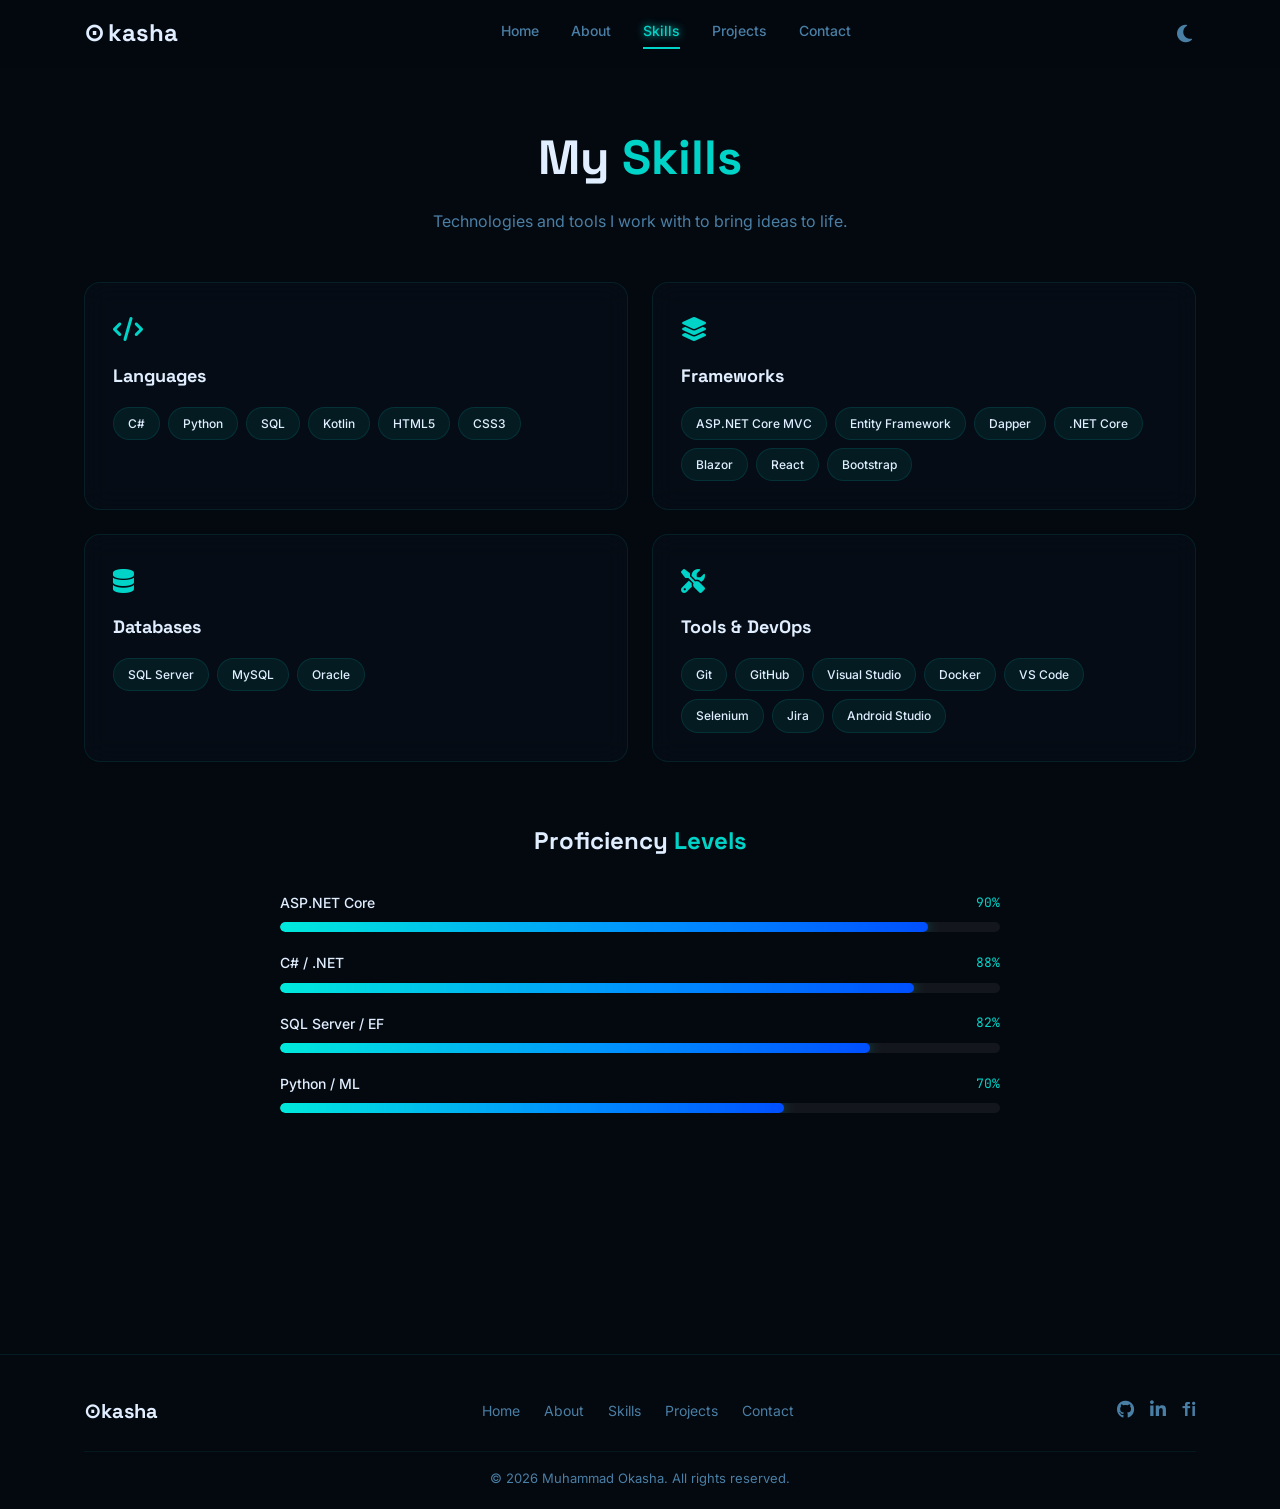
<file: skills.html>
<!DOCTYPE html>
<html lang="en" data-theme="dark">
<head>
  <meta charset="UTF-8">
  <meta name="viewport" content="width=device-width, initial-scale=1.0">
  <title>Skills - Muhammad Okasha</title>
  <link rel="preconnect" href="https://fonts.googleapis.com">
  <link rel="preconnect" href="https://fonts.gstatic.com" crossorigin>
  <link href="https://fonts.googleapis.com/css2?family=Space+Grotesk:wght@700&family=Inter:wght@400;500;600&family=JetBrains+Mono&display=swap" rel="stylesheet">
  <link rel="stylesheet" href="https://cdnjs.cloudflare.com/ajax/libs/font-awesome/6.5.0/css/all.min.css">
  <link rel="stylesheet" href="css/global.css">
  <link rel="stylesheet" href="css/skills.css">
</head>
<body>
  <!-- Navbar -->
  <nav class="navbar" id="navbar">
    <div class="container">
      <a href="index.html" class="logo">
        <span class="logo-circle">&#8857;</span>kasha
      </a>
      <div class="nav-links">
        <a href="index.html">Home</a>
        <a href="about.html">About</a>
        <a href="skills.html" class="active">Skills</a>
        <a href="projects.html">Projects</a>
        <a href="contact.html">Contact</a>
      </div>
      <div style="display:flex;align-items:center;gap:8px;">
        <button class="theme-toggle" id="theme-toggle" aria-label="Toggle theme">
          <i class="fas fa-moon" id="theme-icon"></i>
        </button>
        <button class="hamburger" id="hamburger" aria-label="Menu">
          <span></span>
          <span></span>
          <span></span>
        </button>
      </div>
    </div>
  </nav>

  <!-- Mobile overlay -->
  <div class="mobile-overlay" id="mobile-overlay">
    <a href="index.html">Home</a>
    <a href="about.html">About</a>
    <a href="skills.html" class="active">Skills</a>
    <a href="projects.html">Projects</a>
    <a href="contact.html">Contact</a>
  </div>

  <!-- Page header -->
  <section class="page-header">
    <div class="container">
      <h1 class="reveal">My <span>Skills</span></h1>
      <p class="reveal reveal-delay-1">Technologies and tools I work with to bring ideas to life.</p>
    </div>
  </section>

  <!-- Skills grid -->
  <section class="skills-page">
    <div class="container">
      <div class="skills-grid">
        <div class="skill-card reveal">
          <div class="skill-card-icon"><i class="fas fa-code"></i></div>
          <h3>Languages</h3>
          <div class="skill-chips">
            <span class="skill-chip">C#</span>
            <span class="skill-chip">Python</span>
            <span class="skill-chip">SQL</span>
            <span class="skill-chip">Kotlin</span>
            <span class="skill-chip">HTML5</span>
            <span class="skill-chip">CSS3</span>
          </div>
        </div>

        <div class="skill-card reveal reveal-delay-1">
          <div class="skill-card-icon"><i class="fas fa-layer-group"></i></div>
          <h3>Frameworks</h3>
          <div class="skill-chips">
            <span class="skill-chip">ASP.NET Core MVC</span>
            <span class="skill-chip">Entity Framework</span>
            <span class="skill-chip">Dapper</span>
            <span class="skill-chip">.NET Core</span>
            <span class="skill-chip">Blazor</span>
            <span class="skill-chip">React</span>
            <span class="skill-chip">Bootstrap</span>
          </div>
        </div>

        <div class="skill-card reveal reveal-delay-2">
          <div class="skill-card-icon"><i class="fas fa-database"></i></div>
          <h3>Databases</h3>
          <div class="skill-chips">
            <span class="skill-chip">SQL Server</span>
            <span class="skill-chip">MySQL</span>
            <span class="skill-chip">Oracle</span>
          </div>
        </div>

        <div class="skill-card reveal reveal-delay-3">
          <div class="skill-card-icon"><i class="fas fa-tools"></i></div>
          <h3>Tools &amp; DevOps</h3>
          <div class="skill-chips">
            <span class="skill-chip">Git</span>
            <span class="skill-chip">GitHub</span>
            <span class="skill-chip">Visual Studio</span>
            <span class="skill-chip">Docker</span>
            <span class="skill-chip">VS Code</span>
            <span class="skill-chip">Selenium</span>
            <span class="skill-chip">Jira</span>
            <span class="skill-chip">Android Studio</span>
          </div>
        </div>
      </div>

      <!-- Progress bars -->
      <div class="progress-section">
        <h2 class="reveal">Proficiency <span>Levels</span></h2>
        <div class="progress-item reveal reveal-delay-1">
          <div class="progress-header">
            <span class="progress-label">ASP.NET Core</span>
            <span class="progress-percent">90%</span>
          </div>
          <div class="progress-bar-bg">
            <div class="progress-bar-fill" data-width="90"></div>
          </div>
        </div>
        <div class="progress-item reveal reveal-delay-2">
          <div class="progress-header">
            <span class="progress-label">C# / .NET</span>
            <span class="progress-percent">88%</span>
          </div>
          <div class="progress-bar-bg">
            <div class="progress-bar-fill" data-width="88"></div>
          </div>
        </div>
        <div class="progress-item reveal reveal-delay-3">
          <div class="progress-header">
            <span class="progress-label">SQL Server / EF</span>
            <span class="progress-percent">82%</span>
          </div>
          <div class="progress-bar-bg">
            <div class="progress-bar-fill" data-width="82"></div>
          </div>
        </div>
        <div class="progress-item reveal reveal-delay-4">
          <div class="progress-header">
            <span class="progress-label">Python / ML</span>
            <span class="progress-percent">70%</span>
          </div>
          <div class="progress-bar-bg">
            <div class="progress-bar-fill" data-width="70"></div>
          </div>
        </div>
        <div class="progress-item reveal reveal-delay-5">
          <div class="progress-header">
            <span class="progress-label">Logo Design</span>
            <span class="progress-percent">85%</span>
          </div>
          <div class="progress-bar-bg">
            <div class="progress-bar-fill" data-width="85"></div>
          </div>
        </div>
      </div>
    </div>
  </section>

  <!-- Footer -->
  <footer class="footer">
    <div class="container">
      <div class="footer-top">
        <div class="footer-brand">&#8857;kasha</div>
        <div class="footer-links">
          <a href="index.html">Home</a>
          <a href="about.html">About</a>
          <a href="skills.html">Skills</a>
          <a href="projects.html">Projects</a>
          <a href="contact.html">Contact</a>
        </div>
        <div class="footer-social">
          <a href="https://github.com/MuhammadOkasha004" target="_blank" rel="noopener"><i class="fab fa-github"></i></a>
          <a href="https://www.linkedin.com/in/muhammad-okasha-0386103aa" target="_blank" rel="noopener"><i class="fab fa-linkedin-in"></i></a>
          <a href="https://www.fiverr.com/okashaprince21" target="_blank" rel="noopener"><span class="fiverr-icon">fi</span></a>
        </div>
      </div>
      <div class="footer-bottom">
        &copy; 2026 Muhammad Okasha. All rights reserved.
      </div>
    </div>
  </footer>

  <script src="js/global.js"></script>
  <script src="js/skills.js"></script>
</body>
</html>
</file>
<file: css/global.css>
:root {
  --accent: #00D4C8;
  --electric: #0048FF;
  --deep: #001AFF;
  --glow: rgba(0,72,255,0.25);
  --bg: #04080F;
  --cards: #080F1A;
  --nav: rgba(4,8,15,0.88);
  --text: #E0EEFF;
  --muted: #4A7FA5;
  --light-bg: #F0F6FF;
  --light-cards: #FFFFFF;
  --light-text: #040D1A;
  --transition: 0.4s ease;
  --font-display: 'Space Grotesk', sans-serif;
  --font-body: 'Inter', sans-serif;
  --font-mono: 'JetBrains Mono', monospace;
}

[data-theme="light"] {
  --bg: #F0F9F9;
  --cards: #FFFFFF;
  --nav: rgba(240,249,249,0.92);
  --text: #061220;
  --muted: #1E4060;
  --accent: #00C4B8;
}

*, *::before, *::after {
  margin: 0;
  padding: 0;
  box-sizing: border-box;
}

html {
  scroll-behavior: smooth;
}

body {
  font-family: var(--font-body);
  background: var(--bg);
  color: var(--text);
  line-height: 1.6;
  transition: background var(--transition), color var(--transition);
  overflow-x: hidden;
}

a {
  text-decoration: none;
  color: inherit;
  transition: color var(--transition);
}

ul { list-style: none; }

.container {
  max-width: 1160px;
  margin: 0 auto;
  padding: 0 24px;
}

/* Navbar */
.navbar {
  position: fixed;
  top: 0;
  left: 0;
  right: 0;
  height: 68px;
  background: var(--nav);
  backdrop-filter: blur(16px);
  -webkit-backdrop-filter: blur(16px);
  border-bottom: 1px solid transparent;
  z-index: 1000;
  transition: border-color 0.3s, background var(--transition);
}

.navbar.scrolled {
  border-bottom-color: rgba(0,212,200,0.2);
}

.navbar .container {
  display: flex;
  align-items: center;
  justify-content: space-between;
  height: 100%;
}

.logo {
  font-family: var(--font-display);
  font-weight: 700;
  font-size: 24px;
  color: var(--text);
  display: flex;
  align-items: center;
  gap: 4px;
}

.logo-circle {
  display: inline-block;
  transition: transform 0.5s ease;
  cursor: default;
}

.logo:hover .logo-circle {
  transform: rotate(360deg);
}

.nav-links {
  display: flex;
  align-items: center;
  gap: 32px;
}

.nav-links a {
  font-size: 14px;
  font-weight: 500;
  color: var(--muted);
  position: relative;
  padding-bottom: 4px;
  transition: color 0.3s;
}

.nav-links a::after {
  content: '';
  position: absolute;
  bottom: -2px;
  left: 0;
  width: 0;
  height: 2px;
  background: var(--accent);
  transition: width 0.3s;
}

.nav-links a:hover,
.nav-links a.active {
  color: var(--accent);
  text-shadow: 0 0 8px var(--accent);
}

.nav-links a.active::after,
.nav-links a:hover::after {
  width: 100%;
}

.theme-toggle {
  background: none;
  border: none;
  color: var(--muted);
  font-size: 20px;
  cursor: pointer;
  transition: transform 0.4s, color 0.3s;
  padding: 4px;
  display: flex;
  align-items: center;
}

.theme-toggle:hover {
  color: var(--accent);
}

.theme-toggle.rotated {
  transform: rotate(360deg);
}

.hamburger {
  display: none;
  flex-direction: column;
  gap: 5px;
  background: none;
  border: none;
  cursor: pointer;
  padding: 4px;
}

.hamburger span {
  display: block;
  width: 24px;
  height: 2px;
  background: var(--text);
  border-radius: 2px;
  transition: all 0.3s ease;
  transform-origin: center;
}

.hamburger.open span:nth-child(1) {
  transform: rotate(45deg) translate(5px, 5px);
}

.hamburger.open span:nth-child(2) {
  opacity: 0;
}

.hamburger.open span:nth-child(3) {
  transform: rotate(-45deg) translate(5px, -5px);
}

/* Mobile overlay menu */
.mobile-overlay {
  display: none;
  position: fixed;
  inset: 0;
  background: var(--bg);
  z-index: 999;
  flex-direction: column;
  align-items: center;
  justify-content: center;
  gap: 32px;
  opacity: 0;
  pointer-events: none;
  transition: opacity 0.3s ease;
}

.mobile-overlay.open {
  opacity: 1;
  pointer-events: all;
}

.mobile-overlay a {
  font-family: var(--font-display);
  font-size: 28px;
  color: var(--text);
  transition: color 0.3s;
}

.mobile-overlay a:hover,
.mobile-overlay a.active {
  color: var(--accent);
}

/* Footer */
.footer {
  border-top: 1px solid rgba(0,212,200,0.1);
  padding: 40px 0 20px;
  margin-top: 80px;
}

.footer .container {
  display: flex;
  flex-direction: column;
  gap: 24px;
}

.footer-top {
  display: flex;
  justify-content: space-between;
  align-items: center;
  flex-wrap: wrap;
  gap: 16px;
}

.footer-brand {
  font-family: var(--font-display);
  font-size: 20px;
  font-weight: 700;
}

.footer-links {
  display: flex;
  gap: 24px;
}

.footer-links a {
  font-size: 14px;
  color: var(--muted);
}

.footer-links a:hover {
  color: var(--accent);
}

.footer-social {
  display: flex;
  gap: 16px;
}

.footer-social a {
  color: var(--muted);
  font-size: 18px;
  transition: color 0.3s;
}

.footer-social a:hover {
  color: var(--accent);
}

/* Fiverr custom icon */
.fiverr-icon {
  font-family: var(--font-display);
  font-weight: 700;
  font-size: 16px;
  letter-spacing: 0.5px;
  display: inline-flex;
  align-items: center;
  justify-content: center;
  line-height: 1;
}

.hero-social .fiverr-icon,
.footer-social .fiverr-icon {
  font-size: 20px;
}

.contact-info-card .info-icon .fiverr-icon {
  font-size: 18px;
}

.project-card .btn .fiverr-icon {
  font-size: 16px;
  margin-right: 4px;
}

.footer-bottom {
  text-align: center;
  font-size: 13px;
  color: var(--muted);
  padding-top: 16px;
  border-top: 1px solid rgba(0,212,200,0.08);
}

/* Scroll reveal base */
.reveal {
  opacity: 0;
  transform: translateY(32px);
  transition: opacity 0.6s ease, transform 0.6s ease;
}

.reveal.visible {
  opacity: 1;
  transform: translateY(0);
}

.reveal-delay-1 { transition-delay: 0.1s; }
.reveal-delay-2 { transition-delay: 0.2s; }
.reveal-delay-3 { transition-delay: 0.3s; }
.reveal-delay-4 { transition-delay: 0.4s; }
.reveal-delay-5 { transition-delay: 0.5s; }

/* Glow utility */
.glow-hover {
  transition: box-shadow 0.3s ease;
}

.glow-hover:hover {
  box-shadow: 0 0 32px rgba(0,212,200,0.2), 0 0 60px rgba(0,72,255,0.1);
}

/* Buttons */
.btn {
  display: inline-flex;
  align-items: center;
  gap: 8px;
  padding: 12px 28px;
  border-radius: 8px;
  font-family: var(--font-body);
  font-weight: 600;
  font-size: 14px;
  cursor: pointer;
  transition: all 0.3s ease;
  border: 2px solid transparent;
}

.btn-primary {
  background: var(--accent);
  color: #04080F;
  border-color: var(--accent);
}

.btn-primary:hover {
  box-shadow: 0 0 24px rgba(0,212,200,0.4);
  transform: translateY(-2px);
}

.btn-outline {
  background: transparent;
  color: var(--accent);
  border-color: var(--accent);
}

.btn-outline:hover {
  background: var(--accent);
  color: #04080F;
  box-shadow: 0 0 24px rgba(0,212,200,0.3);
  transform: translateY(-2px);
}

/* Page header */
.page-header {
  padding: 120px 0 48px;
  text-align: center;
}

.page-header h1 {
  font-family: var(--font-display);
  font-size: 48px;
  font-weight: 700;
  margin-bottom: 12px;
}

.page-header h1 span {
  color: var(--accent);
}

.page-header p {
  color: var(--muted);
  font-size: 16px;
  max-width: 560px;
  margin: 0 auto;
}

/* Responsive */
@media (max-width: 768px) {
  .nav-links { display: none; }
  .hamburger { display: flex; }

  .page-header h1 { font-size: 32px; }
  .page-header { padding: 100px 0 32px; }

  .footer-top {
    flex-direction: column;
    text-align: center;
  }
}
</file>
<file: css/home.css>
/* Canvas particle background */
#particles-canvas {
  position: fixed;
  inset: 0;
  z-index: 0;
  pointer-events: none;
}

/* Hero section */
.hero {
  position: relative;
  z-index: 1;
  min-height: 100vh;
  display: flex;
  align-items: center;
  padding: 80px 0 60px;
}

.hero .container {
  display: grid;
  grid-template-columns: 1fr 1fr;
  gap: 60px;
  align-items: center;
}

.hero-content {
  position: relative;
}

.hero-eyebrow {
  font-size: 13px;
  font-weight: 600;
  letter-spacing: 3px;
  text-transform: uppercase;
  color: var(--accent);
  margin-bottom: 16px;
}

.hero h1 {
  font-family: var(--font-display);
  font-size: 56px;
  font-weight: 700;
  line-height: 1.1;
  margin-bottom: 20px;
}

.hero h1 .name-highlight {
  color: var(--accent);
  display: inline-block;
  position: relative;
}

.hero h1 .name-highlight::after {
  content: '';
  position: absolute;
  bottom: 2px;
  left: 0;
  width: 100%;
  height: 4px;
  background: var(--accent);
  border-radius: 2px;
  animation: underlineGrow 1s ease forwards;
}

@keyframes underlineGrow {
  from { width: 0; }
  to { width: 100%; }
}

/* Typing animation */
.typing-wrapper {
  font-size: 18px;
  color: var(--muted);
  margin-bottom: 20px;
  min-height: 28px;
}

.typing-text {
  color: var(--accent);
}

.typing-cursor {
  display: inline-block;
  width: 2px;
  height: 1.1em;
  background: var(--accent);
  margin-left: 2px;
  animation: blink 0.7s step-end infinite;
  vertical-align: text-bottom;
}

@keyframes blink {
  50% { opacity: 0; }
}

.hero-bio {
  font-size: 15px;
  color: var(--muted);
  line-height: 1.7;
  max-width: 480px;
  margin-bottom: 28px;
}

.hero-actions {
  display: flex;
  gap: 16px;
  margin-bottom: 28px;
  flex-wrap: wrap;
}

.hero-social {
  display: flex;
  gap: 16px;
}

.hero-social a {
  display: flex;
  align-items: center;
  justify-content: center;
  width: 40px;
  height: 40px;
  border-radius: 50%;
  border: 1px solid rgba(0,212,200,0.2);
  color: var(--muted);
  font-size: 18px;
  transition: all 0.3s ease;
}

.hero-social a:hover {
  border-color: var(--accent);
  color: var(--accent);
  box-shadow: 0 0 16px rgba(0,212,200,0.2);
  transform: translateY(-2px);
}

/* Hero illustration */
.hero-illustration {
  position: relative;
  display: flex;
  align-items: center;
  justify-content: center;
}

.hologram-container {
  position: relative;
  width: 380px;
  height: 420px;
}

/* Developer silhouette SVG */
.dev-silhouette {
  width: 100%;
  height: 100%;
}

/* Glow blob behind illustration */
.glow-blob {
  position: absolute;
  width: 300px;
  height: 300px;
  background: radial-gradient(circle, rgba(0,212,200,0.15) 0%, rgba(0,72,255,0.08) 50%, transparent 70%);
  border-radius: 50%;
  z-index: -1;
  animation: blobPulse 5s ease-in-out infinite;
}

@keyframes blobPulse {
  0%, 100% { transform: scale(1); opacity: 0.6; }
  50% { transform: scale(1.15); opacity: 1; }
}

/* Floating glow rings */
.glow-ring {
  position: absolute;
  border-radius: 50%;
  border: 1px solid rgba(0,212,200,0.2);
  animation: ringPulse 3s ease-in-out infinite;
}

.glow-ring:nth-child(2) {
  width: 320px;
  height: 320px;
  top: 10%;
  left: 8%;
  animation-delay: 0.5s;
  border-color: rgba(0,72,255,0.15);
}

.glow-ring:nth-child(3) {
  width: 260px;
  height: 260px;
  top: 18%;
  left: 16%;
  animation-delay: 1s;
  border-color: rgba(0,212,200,0.1);
}

@keyframes ringPulse {
  0%, 100% { transform: scale(1); opacity: 0.5; }
  50% { transform: scale(1.05); opacity: 1; }
}

/* Scroll indicator */
.scroll-indicator {
  position: absolute;
  bottom: 24px;
  left: 50%;
  transform: translateX(-50%);
  display: flex;
  flex-direction: column;
  align-items: center;
  gap: 6px;
  color: var(--muted);
  font-size: 11px;
  letter-spacing: 2px;
  animation: floatDown 2s ease-in-out infinite;
}

.scroll-indicator span {
  writing-mode: vertical-lr;
}

.scroll-indicator .scroll-arrow {
  width: 16px;
  height: 16px;
  border-right: 2px solid var(--muted);
  border-bottom: 2px solid var(--muted);
  transform: rotate(45deg);
}

@keyframes floatDown {
  0%, 100% { transform: translateX(-50%) translateY(0); }
  50% { transform: translateX(-50%) translateY(8px); }
}

/* Floating badges */
.floating-badges {
  position: relative;
  z-index: 1;
  padding: 0 0 60px;
}

.badges-grid {
  display: flex;
  gap: 20px;
  justify-content: center;
  flex-wrap: wrap;
}

.badge-card {
  background: var(--cards);
  border: 1px solid rgba(0,212,200,0.15);
  border-radius: 16px;
  padding: 20px 28px;
  backdrop-filter: blur(12px);
  text-align: center;
  min-width: 180px;
  animation: badgeFloat 3s ease-in-out infinite;
  transition: box-shadow 0.3s, transform 0.3s;
}

.badge-card:hover {
  box-shadow: 0 0 32px rgba(0,212,200,0.2), 0 0 60px rgba(0,72,255,0.1);
}

.badge-card:nth-child(2) {
  animation-delay: 0.5s;
}

.badge-card:nth-child(3) {
  animation-delay: 1s;
}

@keyframes badgeFloat {
  0%, 100% { transform: translateY(0); }
  50% { transform: translateY(-8px); }
}

.badge-card .badge-number {
  font-family: var(--font-display);
  font-size: 28px;
  font-weight: 700;
  color: var(--accent);
  display: block;
}

.badge-card .badge-label {
  font-size: 13px;
  color: var(--muted);
  margin-top: 4px;
}

/* Cursor trail */
.cursor-dot {
  position: fixed;
  width: 4px;
  height: 4px;
  background: var(--accent);
  border-radius: 50%;
  pointer-events: none;
  z-index: 9999;
  transition: opacity 0.3s ease;
}

/* Responsive */
@media (max-width: 768px) {
  .hero .container {
    grid-template-columns: 1fr;
    gap: 40px;
  }

  .hero h1 { font-size: 38px; }
  .hero-actions { justify-content: center; }
  .hero-social { justify-content: center; }

  .hologram-container {
    width: 280px;
    height: 320px;
  }

  .scroll-indicator { display: none; }
}
</file>
<file: css/about.css>
.about-page {
  padding: 40px 0 80px;
  position: relative;
  z-index: 1;
}

.about-grid {
  display: grid;
  grid-template-columns: 1fr 1fr;
  gap: 48px;
  align-items: start;
}

/* Left column */
.about-bio h2 {
  font-family: var(--font-display);
  font-size: 28px;
  font-weight: 700;
  margin-bottom: 20px;
}

.about-bio h2 span {
  color: var(--accent);
}

.about-bio p {
  color: var(--muted);
  font-size: 15px;
  line-height: 1.8;
  margin-bottom: 24px;
}

.about-chips {
  display: flex;
  flex-wrap: wrap;
  gap: 12px;
  margin-bottom: 24px;
}

.about-chip {
  display: inline-flex;
  align-items: center;
  gap: 6px;
  padding: 8px 16px;
  border-radius: 100px;
  font-size: 13px;
  font-weight: 500;
  background: rgba(0,212,200,0.08);
  border: 1px solid rgba(0,212,200,0.15);
  color: var(--accent);
}

.about-stats {
  display: grid;
  grid-template-columns: repeat(3, 1fr);
  gap: 16px;
}

.stat-item {
  text-align: center;
  padding: 16px;
  background: var(--cards);
  border-radius: 12px;
  border: 1px solid rgba(0,212,200,0.08);
}

.stat-item .stat-number {
  font-family: var(--font-display);
  font-size: 24px;
  font-weight: 700;
  color: var(--accent);
}

.stat-item .stat-label {
  font-size: 12px;
  color: var(--muted);
  margin-top: 4px;
}

/* Right column - Terminal card */
.about-terminal {
  position: relative;
}

.terminal-card {
  background: #0A0F1A;
  border: 1px solid rgba(0,212,200,0.2);
  border-radius: 12px;
  overflow: hidden;
  box-shadow: 0 0 24px rgba(0,212,200,0.08), 0 0 48px rgba(0,72,255,0.05);
  transition: box-shadow 0.3s;
}

.terminal-card:hover {
  box-shadow: 0 0 32px rgba(0,212,200,0.15), 0 0 60px rgba(0,72,255,0.08);
}

.terminal-header {
  display: flex;
  align-items: center;
  gap: 8px;
  padding: 12px 16px;
  background: rgba(255,255,255,0.03);
  border-bottom: 1px solid rgba(255,255,255,0.05);
}

.terminal-dot {
  width: 10px;
  height: 10px;
  border-radius: 50%;
}

.terminal-dot.red { background: #FF5F57; }
.terminal-dot.yellow { background: #FEBC2E; }
.terminal-dot.green { background: #28C840; }

.terminal-title {
  font-family: var(--font-mono);
  font-size: 12px;
  color: var(--muted);
  margin-left: 8px;
}

.terminal-body {
  padding: 24px;
  font-family: var(--font-mono);
  font-size: 13px;
  line-height: 1.8;
  color: var(--text);
}

.terminal-line {
  display: flex;
  gap: 8px;
  margin-bottom: 8px;
}

.terminal-key {
  color: #00D4C8;
}

.terminal-colon {
  color: var(--muted);
}

.terminal-value {
  color: #E0EEFF;
}

.terminal-value.string {
  color: #CE9178;
}

.terminal-value.boolean {
  color: #569CD6;
}

.terminal-cursor-line {
  display: flex;
  align-items: center;
  gap: 8px;
  margin-top: 12px;
}

.terminal-prompt {
  color: var(--accent);
}

.terminal-cursor-blink {
  display: inline-block;
  width: 8px;
  height: 14px;
  background: var(--accent);
  animation: blink 0.7s step-end infinite;
}

/* Responsive */
@media (max-width: 768px) {
  .about-grid {
    grid-template-columns: 1fr;
    gap: 32px;
  }

  .about-stats {
    grid-template-columns: repeat(3, 1fr);
  }

  .terminal-body {
    font-size: 12px;
    padding: 16px;
  }
}
</file>
<file: css/contact.css>
.contact-page {
  padding: 0 0 80px;
  position: relative;
  z-index: 1;
}

.contact-grid {
  display: grid;
  grid-template-columns: 1fr 1.2fr;
  gap: 48px;
  align-items: start;
}

/* Contact info cards */
.contact-info {
  display: flex;
  flex-direction: column;
  gap: 16px;
}

.contact-info-card {
  display: flex;
  align-items: center;
  gap: 16px;
  padding: 18px;
  background: var(--cards);
  border-radius: 12px;
  border-left: 3px solid rgba(0,212,200,0.2);
  transition: all 0.3s ease;
}

.contact-info-card:hover {
  border-left-color: var(--accent);
  box-shadow: 0 0 24px rgba(0,212,200,0.1);
  transform: translateX(4px);
}

.contact-info-card .info-icon {
  width: 40px;
  height: 40px;
  border-radius: 10px;
  background: rgba(0,212,200,0.08);
  display: flex;
  align-items: center;
  justify-content: center;
  color: var(--accent);
  font-size: 18px;
  flex-shrink: 0;
}

.contact-info-card .info-content {
  flex: 1;
  min-width: 0;
}

.contact-info-card .info-label {
  font-size: 11px;
  text-transform: uppercase;
  letter-spacing: 1px;
  color: var(--muted);
  margin-bottom: 2px;
}

.contact-info-card .info-value {
  font-size: 14px;
  font-weight: 500;
  word-break: break-word;
}

.contact-info-card .info-value a {
  color: var(--accent);
}

.contact-info-card .info-value a:hover {
  text-decoration: underline;
}

/* Contact form */
.contact-form-card {
  background: var(--cards);
  border-radius: 16px;
  padding: 32px;
  border: 1px solid rgba(0,212,200,0.08);
  transition: box-shadow 0.3s;
}

.contact-form-card:hover {
  box-shadow: 0 0 24px rgba(0,212,200,0.06);
}

.contact-form-card h3 {
  font-family: var(--font-display);
  font-size: 22px;
  font-weight: 700;
  margin-bottom: 24px;
}

.form-row {
  display: grid;
  grid-template-columns: 1fr 1fr;
  gap: 16px;
}

.form-group {
  margin-bottom: 16px;
}

.form-group label {
  display: block;
  font-size: 13px;
  font-weight: 500;
  margin-bottom: 6px;
  color: var(--muted);
}

.form-group input,
.form-group textarea,
.form-group select {
  width: 100%;
  padding: 12px 16px;
  border-radius: 8px;
  border: 1px solid rgba(255,255,255,0.08);
  background: rgba(255,255,255,0.03);
  color: var(--text);
  font-family: var(--font-body);
  font-size: 14px;
  transition: all 0.3s ease;
  outline: none;
}

[data-theme="light"] .form-group input,
[data-theme="light"] .form-group textarea {
  background: rgba(0,0,0,0.02);
  border-color: rgba(0,0,0,0.1);
}

.form-group input:focus,
.form-group textarea:focus {
  border-color: var(--accent);
  box-shadow: 0 0 0 3px rgba(0,212,200,0.15);
}

.form-group textarea {
  resize: vertical;
  min-height: 120px;
}

.form-group .error-input {
  border-color: #FF4757 !important;
}

.form-group .error-msg {
  display: none;
  font-size: 12px;
  color: #FF4757;
  margin-top: 4px;
}

.form-group.error .error-msg {
  display: block;
}

.form-group.error input,
.form-group.error textarea {
  border-color: #FF4757;
  animation: shake 0.4s ease;
}

@keyframes shake {
  0%, 100% { transform: translateX(0); }
  25% { transform: translateX(-6px); }
  50% { transform: translateX(6px); }
  75% { transform: translateX(-4px); }
}

.form-submit {
  width: 100%;
  padding: 14px;
  background: var(--accent);
  color: #04080F;
  border: none;
  border-radius: 8px;
  font-size: 15px;
  font-weight: 600;
  cursor: pointer;
  font-family: var(--font-body);
  transition: all 0.3s ease;
}

.form-submit:hover {
  box-shadow: 0 0 24px rgba(0,212,200,0.3);
  transform: translateY(-2px);
}

/* Success state */
.form-success {
  display: none;
  flex-direction: column;
  align-items: center;
  justify-content: center;
  padding: 40px 20px;
  text-align: center;
}

.form-success .success-icon {
  width: 64px;
  height: 64px;
  border-radius: 50%;
  background: rgba(0,212,200,0.1);
  display: flex;
  align-items: center;
  justify-content: center;
  font-size: 28px;
  color: var(--accent);
  margin-bottom: 16px;
}

.form-success h3 {
  font-family: var(--font-display);
  font-size: 22px;
  font-weight: 700;
  margin-bottom: 8px;
}

.form-success p {
  color: var(--muted);
  font-size: 14px;
  margin-bottom: 24px;
}

.form-success .btn-reset {
  padding: 10px 24px;
  background: transparent;
  border: 1px solid var(--accent);
  color: var(--accent);
  border-radius: 8px;
  cursor: pointer;
  font-family: var(--font-body);
  font-weight: 500;
  transition: all 0.3s;
}

.form-success .btn-reset:hover {
  background: var(--accent);
  color: #04080F;
}

/* Responsive */
@media (max-width: 768px) {
  .contact-grid {
    grid-template-columns: 1fr;
    gap: 32px;
  }

  .form-row {
    grid-template-columns: 1fr;
  }

  .contact-form-card {
    padding: 24px;
  }
}
</file>
<file: css/projects.css>
.projects-page {
  padding: 0 0 80px;
  position: relative;
  z-index: 1;
}

/* Filter tabs */
.filter-tabs {
  display: flex;
  justify-content: center;
  gap: 12px;
  margin-bottom: 40px;
  flex-wrap: wrap;
}

.filter-tab {
  padding: 10px 24px;
  border-radius: 100px;
  font-size: 14px;
  font-weight: 500;
  cursor: pointer;
  border: 1px solid rgba(0,212,200,0.2);
  background: transparent;
  color: var(--muted);
  transition: all 0.3s ease;
  font-family: var(--font-body);
}

.filter-tab:hover {
  color: var(--accent);
  border-color: var(--accent);
}

.filter-tab.active {
  background: var(--accent);
  color: #04080F;
  border-color: var(--accent);
}

/* Projects grid */
.projects-grid {
  display: grid;
  grid-template-columns: 1fr 1fr;
  gap: 24px;
}

.project-card {
  background: var(--cards);
  border: 1px solid rgba(0,212,200,0.08);
  border-radius: 16px;
  overflow: hidden;
  transition: all 0.4s ease;
  opacity: 1;
  transform: scaleY(1);
  transform-origin: top;
}

.project-card.hidden {
  display: none;
}

.project-card:hover {
  transform: translateY(-8px);
  border-color: var(--electric);
  box-shadow: 0 0 32px rgba(0,212,200,0.2), 0 0 60px rgba(0,72,255,0.1);
}

.project-card-visual {
  height: 180px;
  background: #0A1220;
  display: flex;
  align-items: center;
  justify-content: center;
  position: relative;
  overflow: hidden;
}

.project-card-visual svg {
  width: 100%;
  height: 100%;
}

.project-card-body {
  padding: 24px;
}

.project-card-badge {
  display: inline-block;
  font-size: 11px;
  font-weight: 600;
  letter-spacing: 1px;
  padding: 4px 12px;
  border-radius: 100px;
  margin-bottom: 12px;
}

.project-card-badge.featured {
  background: rgba(0,212,200,0.12);
  color: var(--accent);
  border: 1px solid rgba(0,212,200,0.2);
}

.project-card-badge.freelance {
  background: rgba(0,200,100,0.12);
  color: #00C864;
  border: 1px solid rgba(0,200,100,0.2);
}

.project-card h3 {
  font-family: var(--font-display);
  font-size: 18px;
  font-weight: 700;
  margin-bottom: 4px;
}

.project-card .project-subtitle {
  font-size: 13px;
  color: var(--accent);
  margin-bottom: 8px;
}

.project-card .project-desc {
  font-size: 14px;
  color: var(--muted);
  line-height: 1.6;
  margin-bottom: 12px;
}

.project-features {
  margin-bottom: 12px;
}

.project-features li {
  font-size: 13px;
  color: var(--muted);
  margin-bottom: 4px;
  display: flex;
  align-items: center;
  gap: 6px;
}

.project-features li::before {
  content: '\2713';
  color: var(--accent);
  font-weight: 700;
}

.project-tech-chips {
  display: flex;
  flex-wrap: wrap;
  gap: 6px;
  margin-bottom: 16px;
}

.project-tech-chip {
  padding: 4px 10px;
  font-size: 11px;
  border-radius: 100px;
  background: rgba(0,72,255,0.1);
  color: var(--accent);
  border: 1px solid rgba(0,212,200,0.1);
  transition: all 0.3s ease;
}

.project-card:hover .project-tech-chip {
  box-shadow: 0 0 12px rgba(0,212,200,0.2);
}

.project-card .btn {
  padding: 8px 20px;
  font-size: 13px;
}

/* Responsive */
@media (max-width: 768px) {
  .projects-grid {
    grid-template-columns: 1fr;
  }
}
</file>
<file: css/skills.css>
.skills-page {
  padding: 0 0 80px;
  position: relative;
  z-index: 1;
}

/* Skills grid - 2x2 */
.skills-grid {
  display: grid;
  grid-template-columns: 1fr 1fr;
  gap: 24px;
  margin-bottom: 60px;
}

.skill-card {
  background: rgba(8,15,26,0.6);
  backdrop-filter: blur(12px);
  border: 1px solid rgba(0,212,200,0.1);
  border-radius: 16px;
  padding: 28px;
  transition: all 0.3s ease;
}

[data-theme="light"] .skill-card {
  background: rgba(255,255,255,0.7);
}

.skill-card:hover {
  border-color: var(--accent);
  box-shadow: 0 0 32px rgba(0,212,200,0.2), 0 0 60px rgba(0,72,255,0.1);
  transform: translateY(-4px);
}

.skill-card-icon {
  font-size: 24px;
  color: var(--accent);
  margin-bottom: 12px;
}

.skill-card h3 {
  font-family: var(--font-display);
  font-size: 18px;
  font-weight: 700;
  margin-bottom: 16px;
}

.skill-chips {
  display: flex;
  flex-wrap: wrap;
  gap: 8px;
}

.skill-chip {
  padding: 6px 14px;
  border-radius: 100px;
  font-size: 12px;
  font-weight: 500;
  background: rgba(0,212,200,0.08);
  border: 1px solid rgba(0,212,200,0.12);
  color: var(--text);
  transition: all 0.3s ease;
}

.skill-chip:hover {
  background: var(--accent);
  color: #000;
  transform: scale(1.06);
  box-shadow: 0 0 16px rgba(0,212,200,0.3);
}

/* Progress bars */
.progress-section {
  max-width: 720px;
  margin: 0 auto;
}

.progress-section h2 {
  font-family: var(--font-display);
  font-size: 24px;
  font-weight: 700;
  text-align: center;
  margin-bottom: 32px;
}

.progress-section h2 span {
  color: var(--accent);
}

.progress-item {
  margin-bottom: 20px;
}

.progress-header {
  display: flex;
  justify-content: space-between;
  align-items: center;
  margin-bottom: 8px;
}

.progress-label {
  font-size: 14px;
  font-weight: 500;
}

.progress-percent {
  font-size: 13px;
  color: var(--accent);
  font-family: var(--font-mono);
}

.progress-bar-bg {
  width: 100%;
  height: 10px;
  background: rgba(255,255,255,0.06);
  border-radius: 100px;
  overflow: hidden;
}

.progress-bar-fill {
  height: 100%;
  border-radius: 100px;
  width: 0;
  background: linear-gradient(90deg, var(--accent), var(--electric));
  transition: width 1.2s ease;
  filter: brightness(1.1);
  box-shadow: 0 0 12px rgba(0,212,200,0.3);
}

.progress-bar-fill.filled {
  /* width set by JS */
}

/* Responsive */
@media (max-width: 768px) {
  .skills-grid {
    grid-template-columns: 1fr;
  }
}
</file>
